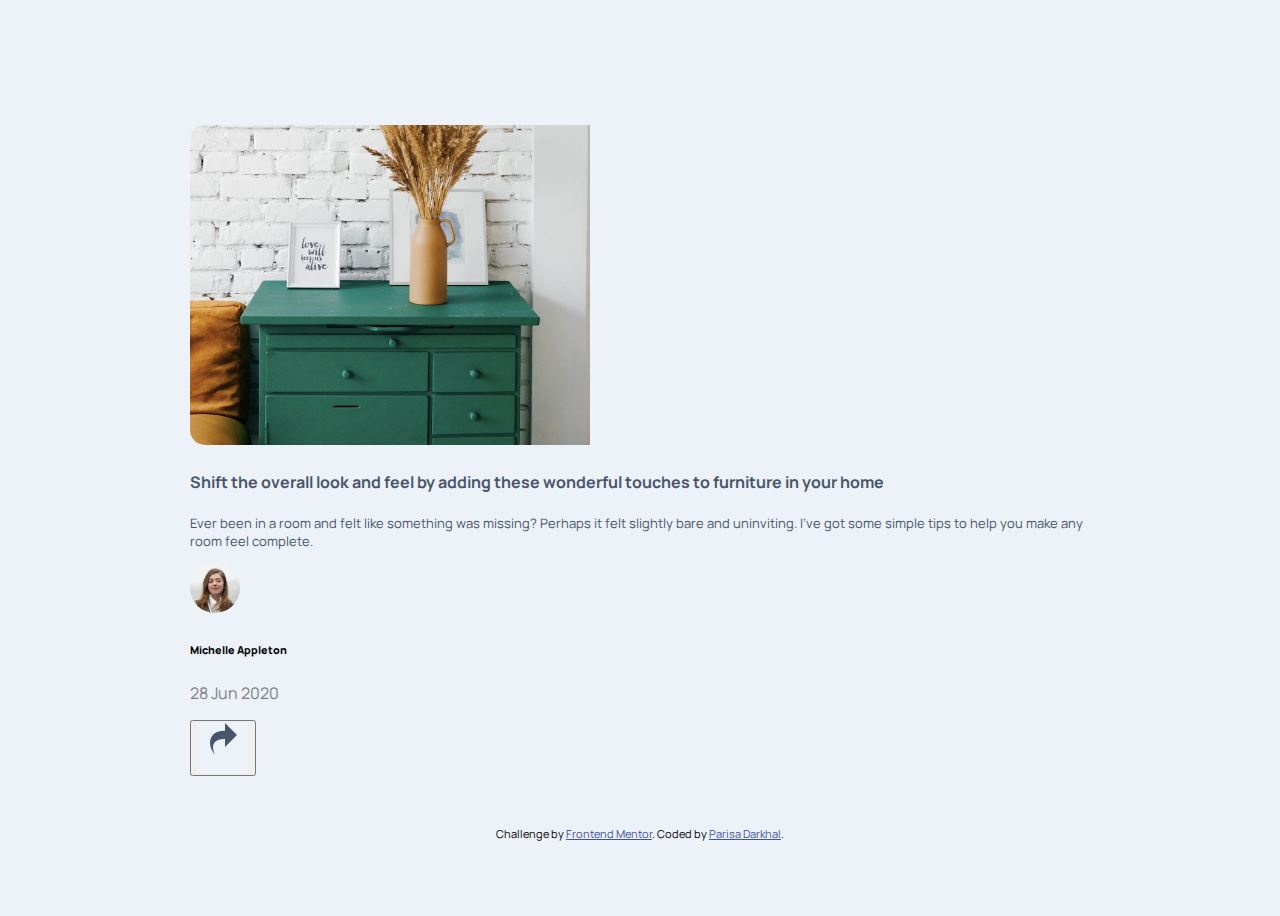
<file: article-preview-component-master/index.html>
<!DOCTYPE html>
<html lang="en">
  <head>
    <meta charset="UTF-8" />
    <meta name="viewport" content="width=device-width, initial-scale=1.0" />
    <!-- displays site properly based on user's device -->

    <link
      rel="icon"
      type="image/png"
      sizes="32x32"
      href="/images/favicon.ico"
    />

    <title>Article preview component</title>
    <link rel="stylesheet" href="styles.css" />
    <!-- CSS only -->
    <link
      href="https://cdn.jsdelivr.net/npm/bootstrap@5.2.2/dist/css/bootstrap.min.css"
      rel="stylesheet"
      integrity="sha384-Zenh87qX5JnK2Jl0vWa8Ck2rdkQ2Bzep5IDxbcnCeuOxjzrPF/et3URy9Bv1WTRi"
      crossorigin="anonymous"
    />
    <link rel="preconnect" href="https://fonts.googleapis.com" />
    <link rel="preconnect" href="https://fonts.gstatic.com" crossorigin />
    <link rel="preconnect" href="https://fonts.googleapis.com" />
    <link rel="preconnect" href="https://fonts.gstatic.com" crossorigin />
    <link
      href="https://fonts.googleapis.com/css2?family=Manrope:wght@500;700&display=swap"
      rel="stylesheet"
    />
    <link
      rel="stylesheet"
      href="https://cdnjs.cloudflare.com/ajax/libs/font-awesome/6.2.0/css/all.min.css"
    />
  </head>
  <body>
    <div class="container ps-0 bg-light rounded-4 mainBox">
      <div class="row">
        <div class="col-md-6">
          <img class="w-100 imgBox" src="images/drawers.jpg" alt="drawers" />
        </div>
        <div class="col-md-6">
          <div class="row mt-5 mx-3">
            <h4 class="headingH4">
              Shift the overall look and feel by adding these wonderful touches
              to furniture in your home
            </h4>
            <p class="paragraphP">
              Ever been in a room and felt like something was missing? Perhaps
              it felt slightly bare and uninviting. I’ve got some simple tips to
              help you make any room feel complete.
            </p>
          </div>
          <div class="row mx-3">
            <div class="col-8">
              <div class="row mt-4">
                <div class="col-2">
                  <img
                    class="ownersImg"
                    src="images/avatar-michelle.jpg"
                    alt="girl"
                  />
                </div>
                <div class="col ps-4">
                  <h6><strong>Michelle Appleton</strong></h6>
                  <p style="color: gray">28 Jun 2020</p>
                </div>
              </div>
              <!--end of owners row-->
            </div>
            <div class="col-4 mt-4 ps-5">
              <div class="pooltip">
                <button class="btn btn-white" id="arrowBtn">
                  <div class="circleForArrow rounded-circle">
                    <img class="mt-2 ms-2" src="images/redo2.svg" alt="arrow" />
                  </div>
                </button>

                <div class="pooltiptext">
                  <a href="#">SHARE</a>

                  <a href="#"><i class="fa-brands fa-square-facebook"></i></a>
                  <a href="#"><i class="fa-brands fa-twitter"></i></a>
                  <a href="#"><i class="fa-brands fa-pinterest"></i></a>
                </div>
                <div
                  class="row mx-3 p-3 socialMediaBox hide"
                  id="socialMediaModal"
                >
                  <div class="col socialMediaCol">
                    <a href="#">SHARE</a>
                    <a href="#"><i class="fa-brands fa-square-facebook"></i></a>
                    <a href="#"><i class="fa-brands fa-twitter"></i></a>
                    <a href="#"><i class="fa-brands fa-pinterest"></i></a>
                  </div>
                  <div class="col-3">
                    <div class="circleForArrow rounded-circle" id="arrowDiv">
                      <img
                        class="mt-2 ms-2"
                        src="images/redo2.svg"
                        alt="arrow"
                      />
                    </div>
                  </div>
                </div>
              </div>
            </div>
          </div>
        </div>
      </div>
    </div>

    <div class="attribution">
      Challenge by
      <a href="https://www.frontendmentor.io?ref=challenge" target="_blank"
        >Frontend Mentor</a
      >. Coded by
      <a href="https://parisadarkhal.github.io/CV/" target="_blank"
        >Parisa Darkhal</a
      >.
    </div>
    <script src="script.js"></script>
    <!-- JavaScript Bundle with Popper -->
    <script
      src="https://cdn.jsdelivr.net/npm/bootstrap@5.2.2/dist/js/bootstrap.bundle.min.js"
      integrity="sha384-OERcA2EqjJCMA+/3y+gxIOqMEjwtxJY7qPCqsdltbNJuaOe923+mo//f6V8Qbsw3"
      crossorigin="anonymous"
    ></script>
  </body>
</html>
</file>
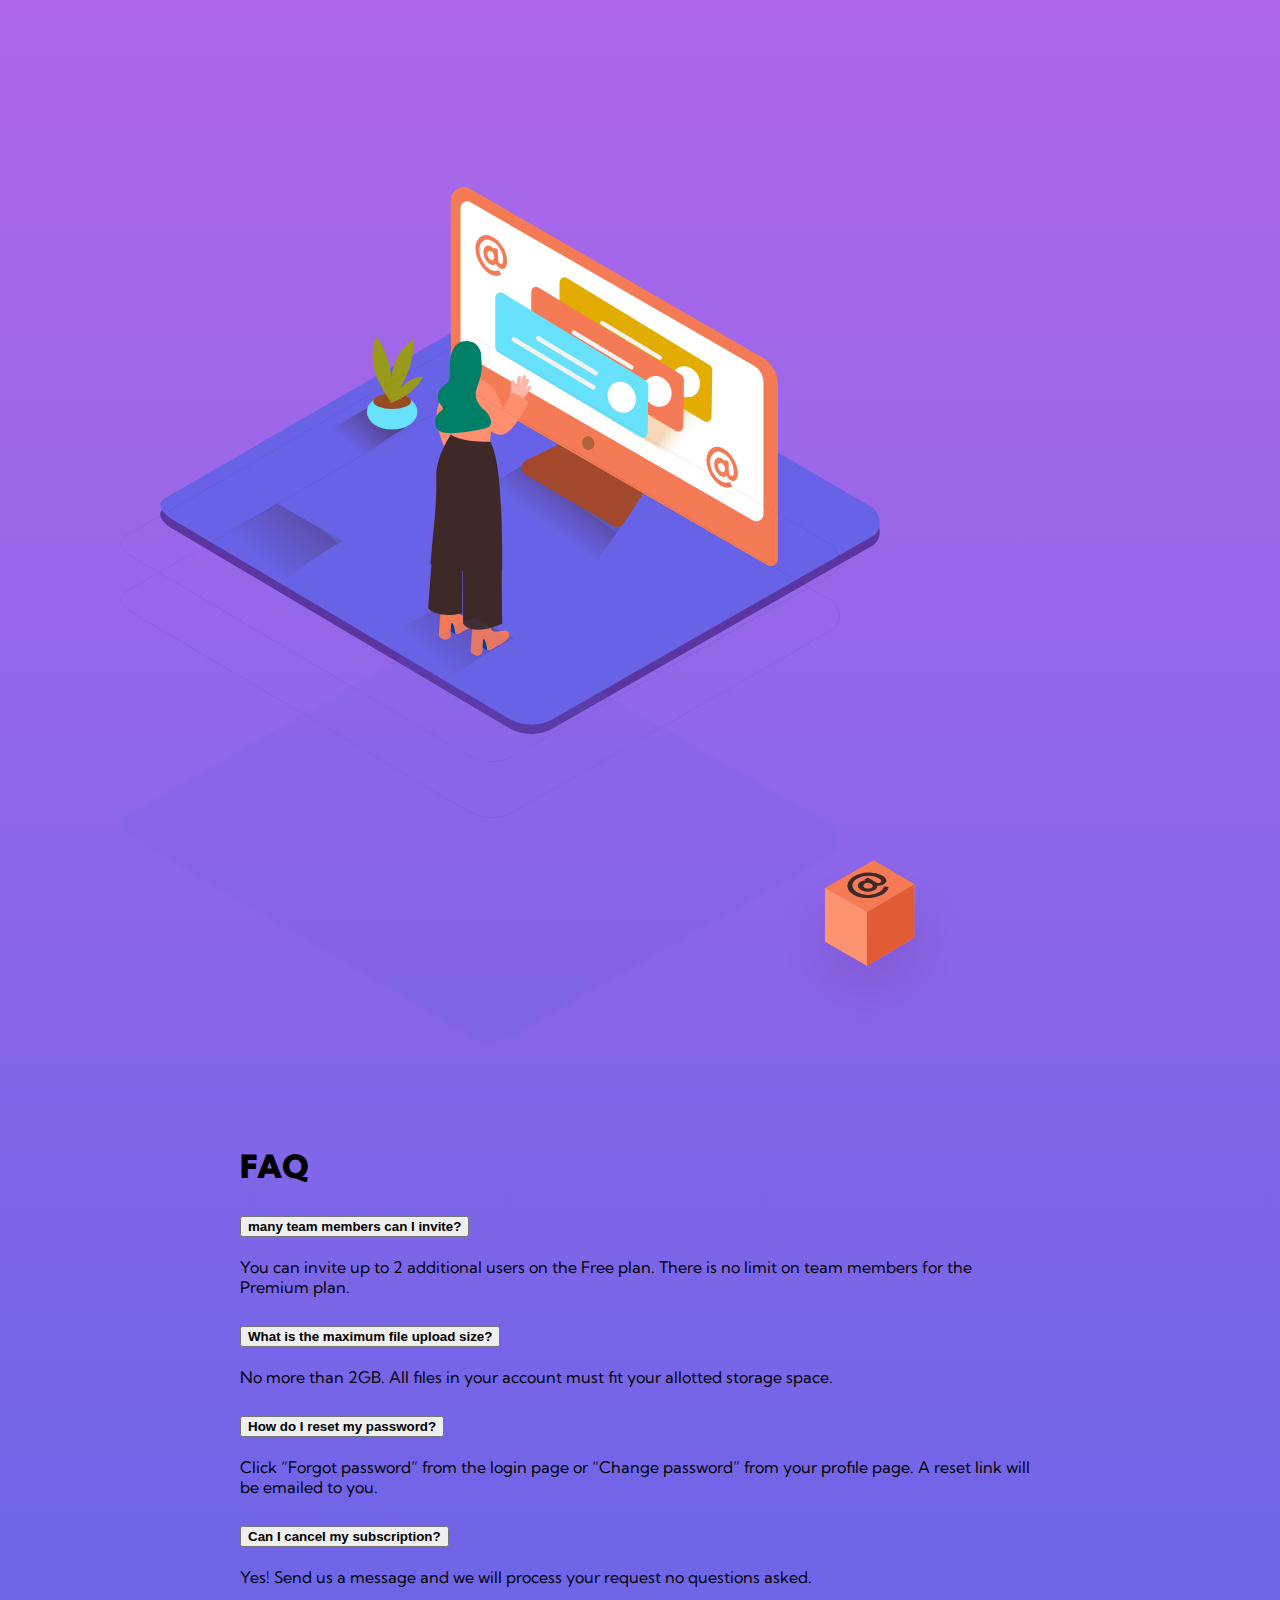
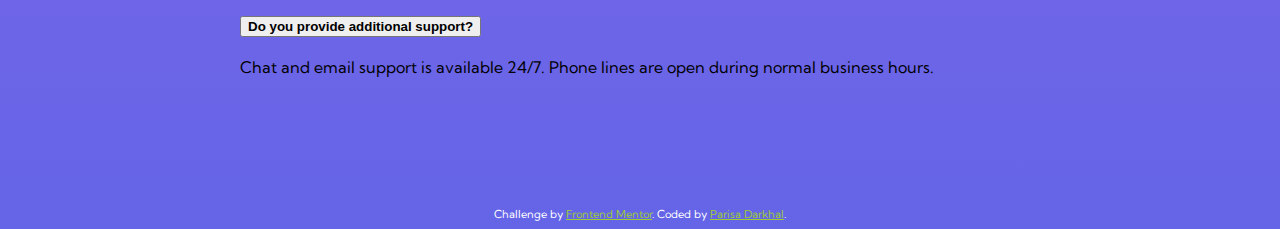
<file: faq-accordion-card-main/index.html>
<!DOCTYPE html>
<html lang="en">
  <head>
    <meta charset="UTF-8" />
    <meta name="viewport" content="width=device-width, initial-scale=1.0" />
    <!-- displays site properly based on user's device -->

    <link
      rel="icon"
      type="image/png"
      sizes="32x32"
      href="/images/favicon.ico"
    />

    <title>FAQ Accordion Card</title>
    <link rel="stylesheet" href="styles.css" />
    <!-- CSS only -->
    <link
      href="https://cdn.jsdelivr.net/npm/bootstrap@5.2.2/dist/css/bootstrap.min.css"
      rel="stylesheet"
      integrity="sha384-Zenh87qX5JnK2Jl0vWa8Ck2rdkQ2Bzep5IDxbcnCeuOxjzrPF/et3URy9Bv1WTRi"
      crossorigin="anonymous"
    />
    <link rel="preconnect" href="https://fonts.googleapis.com" />
    <link rel="preconnect" href="https://fonts.gstatic.com" crossorigin />
    <link rel="preconnect" href="https://fonts.googleapis.com" />
    <link rel="preconnect" href="https://fonts.gstatic.com" crossorigin />
    <link
      href="https://fonts.googleapis.com/css2?family=Kumbh+Sans:wght@400;700&display=swap"
      rel="stylesheet"
    />
  </head>
  <body>
    <div class="container mx-5 bg-light rounded-5 mainBox">
      <div class="row">
        <div class="col-md-6 position-relative">
          <div class="mobileImg">
            <img
              class="imgBox"
              src="images/illustration-woman-online-mobile.svg"
              alt="woman"
            />
            <img
              class="w-50 bgMobilePic"
              src="images/bg-pattern-mobile.svg"
              alt="bg-pattern"
            />
          </div>
          <div class="desktopImg">
            <img
              class="womanPic"
              src="images/illustration-woman-online-desktop.svg"
              alt="woman"
            />
            <img
              class="w-100 bgPic"
              src="images/bg-pattern-desktop.svg"
              alt="bg-pattern"
            />
            <img
              class="boxPic"
              src="images/illustration-box-desktop.svg"
              alt="box"
            />
          </div>
        </div>
        <div class="col-md-6 textBox">
          <div class="text-center">
            <h1><strong>FAQ</strong></h1>
          </div>
          <div class="accordion" id="accordionExample">
            <div class="accordion-item">
              <h2 class="accordion-header" id="headingOne">
                <button
                  class="accordion-button"
                  type="button"
                  data-bs-toggle="collapse"
                  data-bs-target="#collapseOne"
                  aria-expanded="true"
                  aria-controls="collapseOne"
                >
                  <strong> many team members can I invite? </strong>
                </button>
              </h2>
              <div
                id="collapseOne"
                class="accordion-collapse collapse show"
                aria-labelledby="headingOne"
                data-bs-parent="#accordionExample"
              >
                <div class="accordion-body">
                  <p>
                    You can invite up to 2 additional users on the Free plan.
                    There is no limit on team members for the Premium plan.
                  </p>
                </div>
              </div>
            </div>

            <div class="accordion-item">
              <h2 class="accordion-header" id="headingTwo">
                <button
                  class="accordion-button collapsed"
                  type="button"
                  data-bs-toggle="collapse"
                  data-bs-target="#collapseTwo"
                  aria-expanded="false"
                  aria-controls="collapseTwo"
                >
                  <strong> What is the maximum file upload size?</strong>
                </button>
              </h2>
              <div
                id="collapseTwo"
                class="accordion-collapse collapse"
                aria-labelledby="headingTwo"
                data-bs-parent="#accordionExample"
              >
                <div class="accordion-body">
                  <p>
                    No more than 2GB. All files in your account must fit your
                    allotted storage space.
                  </p>
                </div>
              </div>
            </div>
            <div class="accordion-item">
              <h2 class="accordion-header" id="headingThree">
                <button
                  class="accordion-button collapsed"
                  type="button"
                  data-bs-toggle="collapse"
                  data-bs-target="#collapseThree"
                  aria-expanded="false"
                  aria-controls="collapseThree"
                >
                  <strong> How do I reset my password?</strong>
                </button>
              </h2>
              <div
                id="collapseThree"
                class="accordion-collapse collapse"
                aria-labelledby="headingThree"
                data-bs-parent="#accordionExample"
              >
                <div class="accordion-body">
                  <p>
                    Click “Forgot password” from the login page or “Change
                    password” from your profile page. A reset link will be
                    emailed to you.
                  </p>
                </div>
              </div>
              <div class="accordion-item">
                <h2 class="accordion-header" id="headingFour">
                  <button
                    class="accordion-button collapsed"
                    type="button"
                    data-bs-toggle="collapse"
                    data-bs-target="#collapseFour"
                    aria-expanded="false"
                    aria-controls="collapseFour"
                  >
                    <strong> Can I cancel my subscription?</strong>
                  </button>
                </h2>
                <div
                  id="collapseFour"
                  class="accordion-collapse collapse"
                  aria-labelledby="headingFour"
                  data-bs-parent="#accordionExample"
                >
                  <div class="accordion-body">
                    <p>
                      Yes! Send us a message and we will process your request no
                      questions asked.
                    </p>
                  </div>
                </div>
                <div class="accordion-item">
                  <h2 class="accordion-header" id="headingFive">
                    <button
                      class="accordion-button collapsed"
                      type="button"
                      data-bs-toggle="collapse"
                      data-bs-target="#collapseFive"
                      aria-expanded="false"
                      aria-controls="collapseFive"
                    >
                      <strong> Do you provide additional support?</strong>
                    </button>
                  </h2>
                  <div
                    id="collapseFive"
                    class="accordion-collapse collapse"
                    aria-labelledby="headingFive"
                    data-bs-parent="#accordionExample"
                  >
                    <div class="accordion-body">
                      <p>
                        Chat and email support is available 24/7. Phone lines
                        are open during normal business hours.
                      </p>
                    </div>
                  </div>
                </div>
              </div>
            </div>
          </div>
          <!--end of accoredion-->
        </div>
      </div>
    </div>

    <div class="attribution text-center">
      Challenge by
      <a href="https://www.frontendmentor.io?ref=challenge" target="_blank"
        >Frontend Mentor</a
      >. Coded by
      <a href="https://parisadarkhal.github.io/CV/" target="_blank"
        >Parisa Darkhal</a
      >.
    </div>

    <!-- JavaScript Bundle with Popper -->
    <script
      src="https://cdn.jsdelivr.net/npm/bootstrap@5.2.2/dist/js/bootstrap.bundle.min.js"
      integrity="sha384-OERcA2EqjJCMA+/3y+gxIOqMEjwtxJY7qPCqsdltbNJuaOe923+mo//f6V8Qbsw3"
      crossorigin="anonymous"
    ></script>
  </body>
</html>
</file>
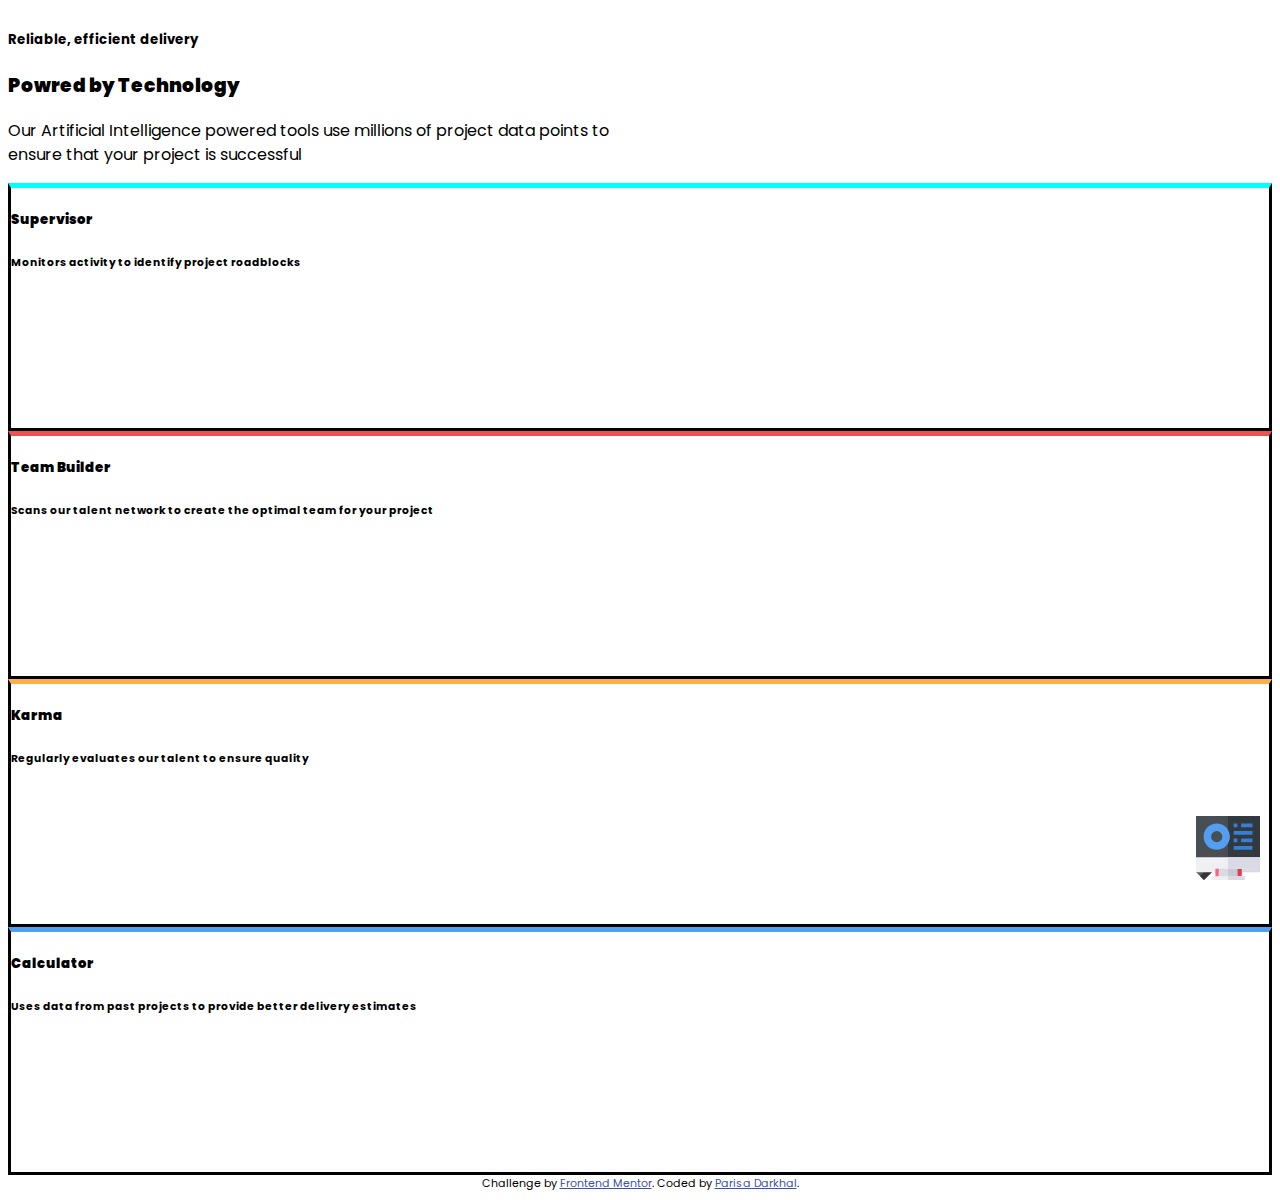
<file: four-card-feature-section-master/index.html>
<!DOCTYPE html>
<html lang="en">
  <head>
    <meta charset="UTF-8" />
    <meta name="viewport" content="width=device-width, initial-scale=1.0" />
    <!-- displays site properly based on user's device -->

    <link
      rel="icon"
      type="image/png"
      sizes="32x32"
      href="/images/favicon.ico"
    />

    <title>Four card feature section</title>
    <link rel="stylesheet" href="styles.css" />
    <!-- CSS only -->
    <link
      href="https://cdn.jsdelivr.net/npm/bootstrap@5.2.2/dist/css/bootstrap.min.css"
      rel="stylesheet"
      integrity="sha384-Zenh87qX5JnK2Jl0vWa8Ck2rdkQ2Bzep5IDxbcnCeuOxjzrPF/et3URy9Bv1WTRi"
      crossorigin="anonymous"
    />
    <link rel="preconnect" href="https://fonts.googleapis.com" />
    <link rel="preconnect" href="https://fonts.gstatic.com" crossorigin />
    <link
      href="https://fonts.googleapis.com/css2?family=Poppins:wght@200;400;600&display=swap"
      rel="stylesheet"
    />
  </head>
  <body>
    <div class="container">
      <div class="row">
        <div class="col text-center">
          <div class="card d-inline-block headBoard border-light">
            <div class="card-body px-5">
              <h5 class="card-title">Reliable, efficient delivery</h5>
              <h3 class="card-subtitle mb-2 text-muted">
                <strong>Powred by Technology</strong>
              </h3>
              <p class="card-text">
                Our Artificial Intelligence powered tools use millions of
                project data points to ensure that your project is successful
              </p>
            </div>
          </div>
        </div>
      </div>
      <div class="row">
        <div class="col-md-4 align-self-center">
          <div
            class="card px-5 py-3 shadow-lg supervisor"
            style="height: 15rem"
          >
            <div class="card-body">
              <h5 class="card-title lh-lg"><strong>Supervisor</strong></h5>
              <h6 class="card-subtitle mb-2 text-muted lh-lg">
                Monitors activity to identify project roadblocks
              </h6>
              <img
                class="picIcon"
                src="images/icon-supervisor.svg"
                alt="magnifier"
              />
            </div>
          </div>
        </div>
        <div class="col-md-4 align-self-center">
          <div class="row mx-0 justify-content-around">
            <div
              class="card px-5 py-3 my-2 shadow-lg teamBuilder"
              style="height: 15rem"
            >
              <div class="card-body">
                <h5 class="card-title lh-lg"><strong>Team Builder</strong></h5>
                <h6 class="card-subtitle mb-2 text-muted lh-lg">
                  Scans our talent network to create the optimal team for your
                  project
                </h6>
                <img
                  class="picIcon"
                  src="images/icon-team-builder.svg"
                  alt="building"
                />
              </div>
            </div>
          </div>
          <div class="row mx-0 justify-content-around">
            <div
              class="card px-5 py-3 my-2 shadow-lg karma"
              style="height: 15rem"
            >
              <div class="card-body">
                <h5 class="card-title lh-lg"><strong>Karma</strong></h5>
                <h6 class="card-subtitle mb-2 text-muted lh-lg">
                  Regularly evaluates our talent to ensure quality
                </h6>
                <img class="picIcon" src="images/icon-karma.svg" alt="karma" />
              </div>
            </div>
          </div>
        </div>
        <div class="col-md-4 align-self-center">
          <div
            class="card px-5 py-3 shadow-lg calculator"
            style="height: 15rem"
          >
            <div class="card-body">
              <h5 class="card-title lh-lg"><strong>Calculator</strong></h5>
              <h6 class="card-subtitle mb-2 text-muted lh-lg">
                Uses data from past projects to provide better delivery
                estimates
              </h6>
              <img
                class="picIcon"
                src="images/icon-calculator.svg"
                alt="calculator"
              />
            </div>
          </div>
        </div>
      </div>
      <!--end of 2nd row-->
    </div>

    <div class="attribution text-center">
      Challenge by
      <a href="https://www.frontendmentor.io?ref=challenge" target="_blank"
        >Frontend Mentor</a
      >. Coded by
      <a href="https://parisadarkhal.github.io/CV/" target="_blank"
        >Parisa Darkhal</a
      >.
    </div>
  </body>
</html>
</file>
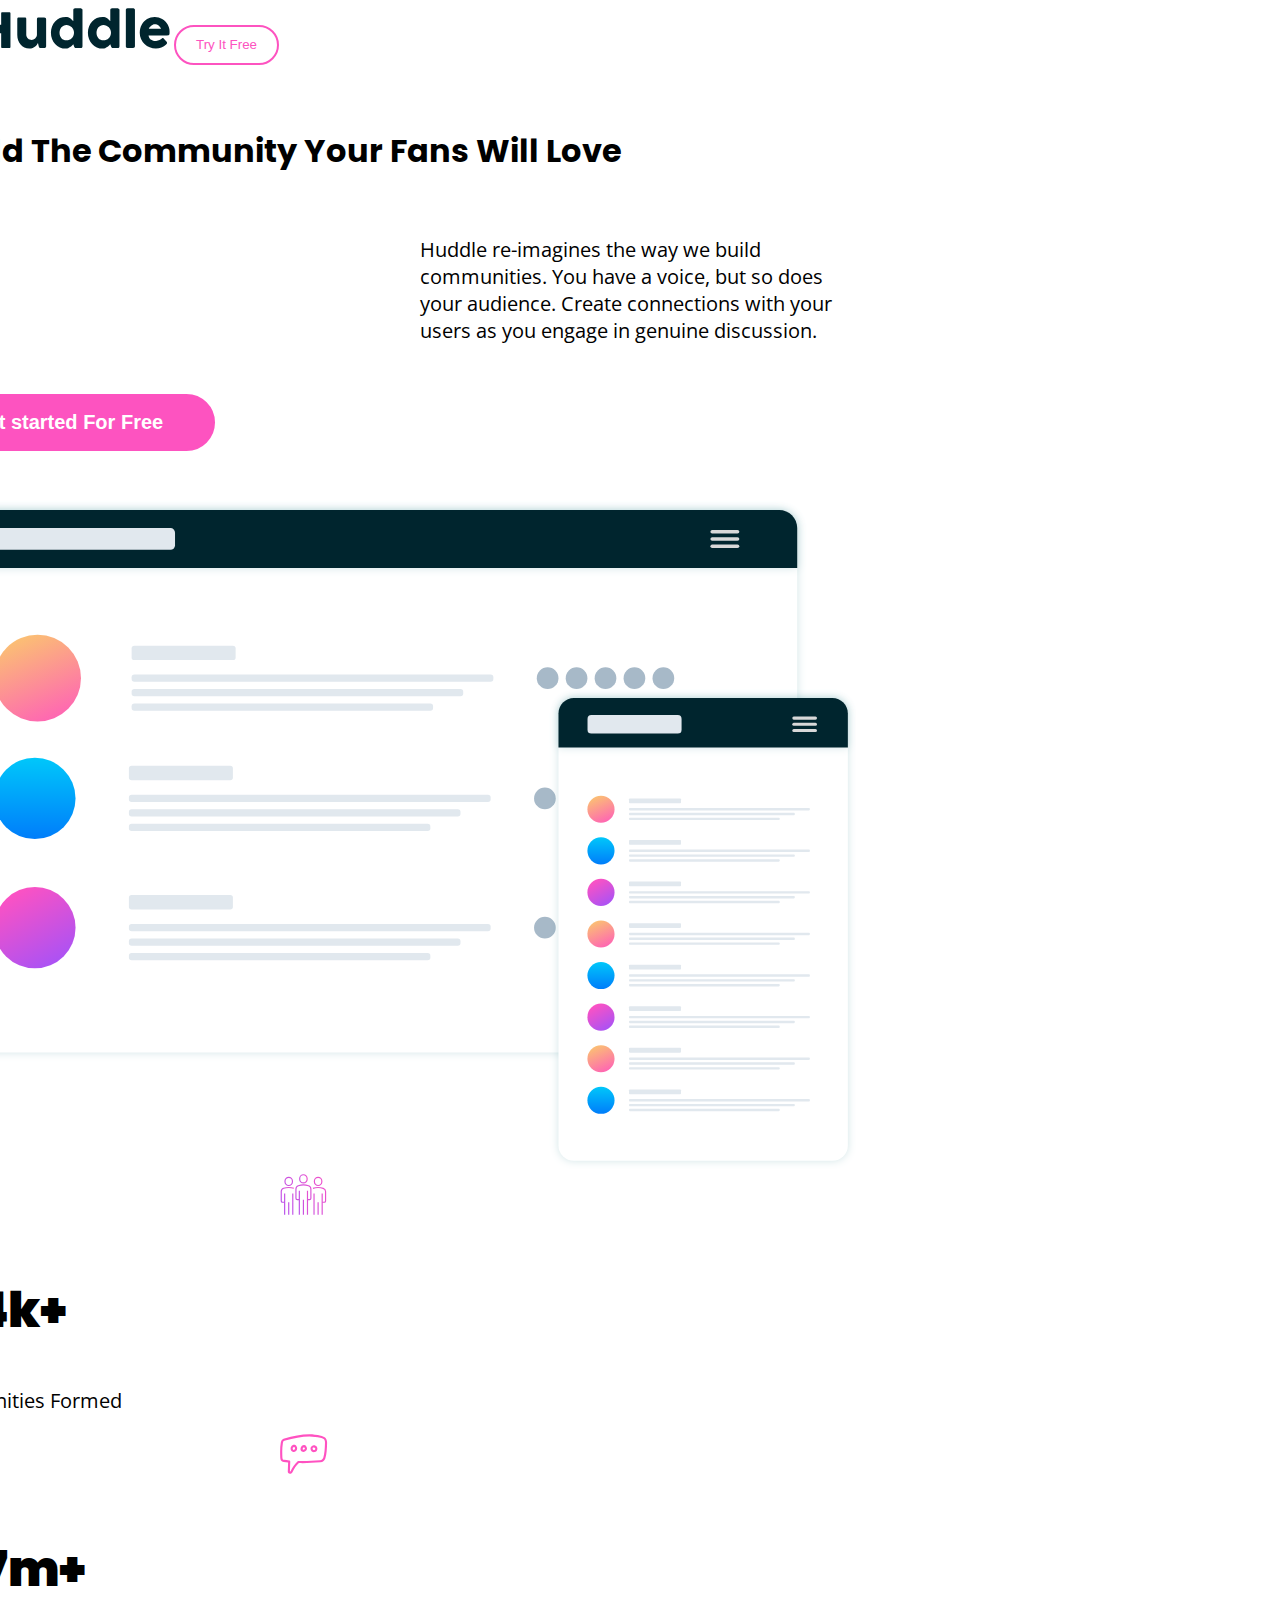
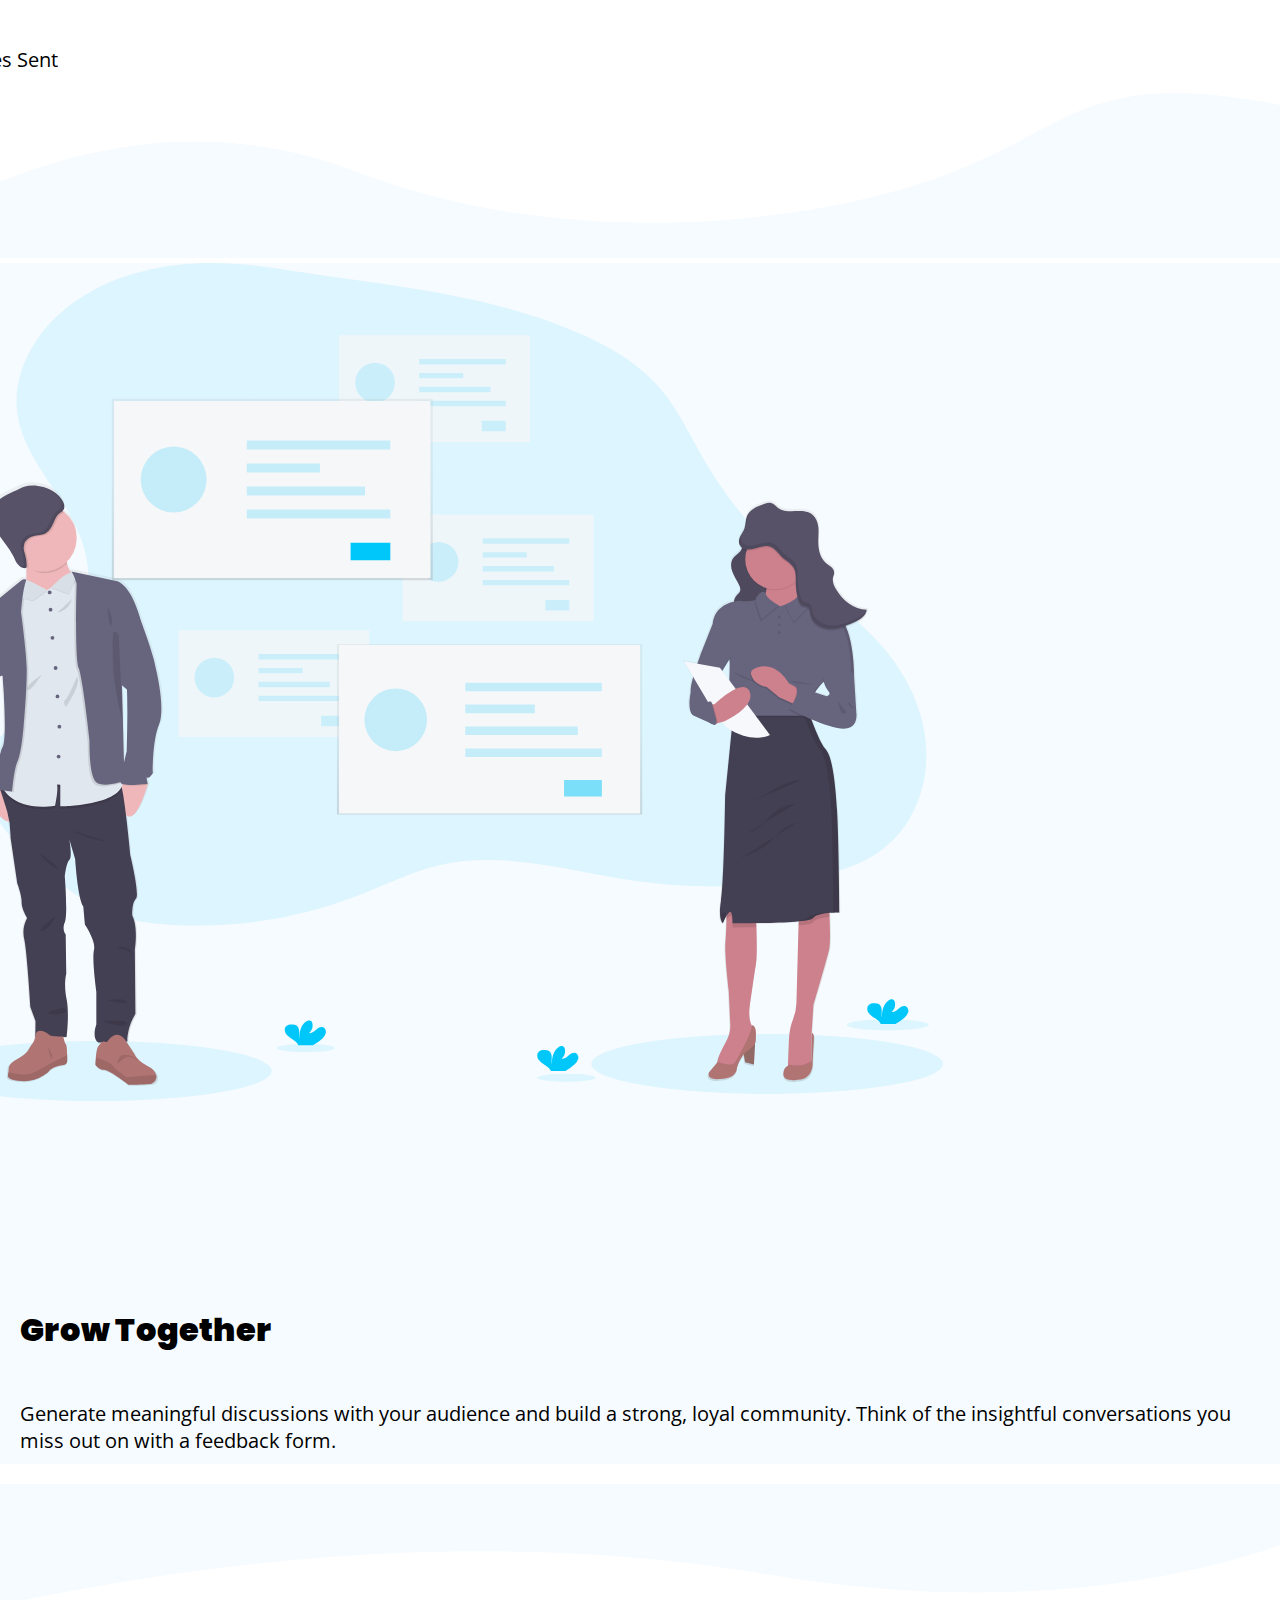
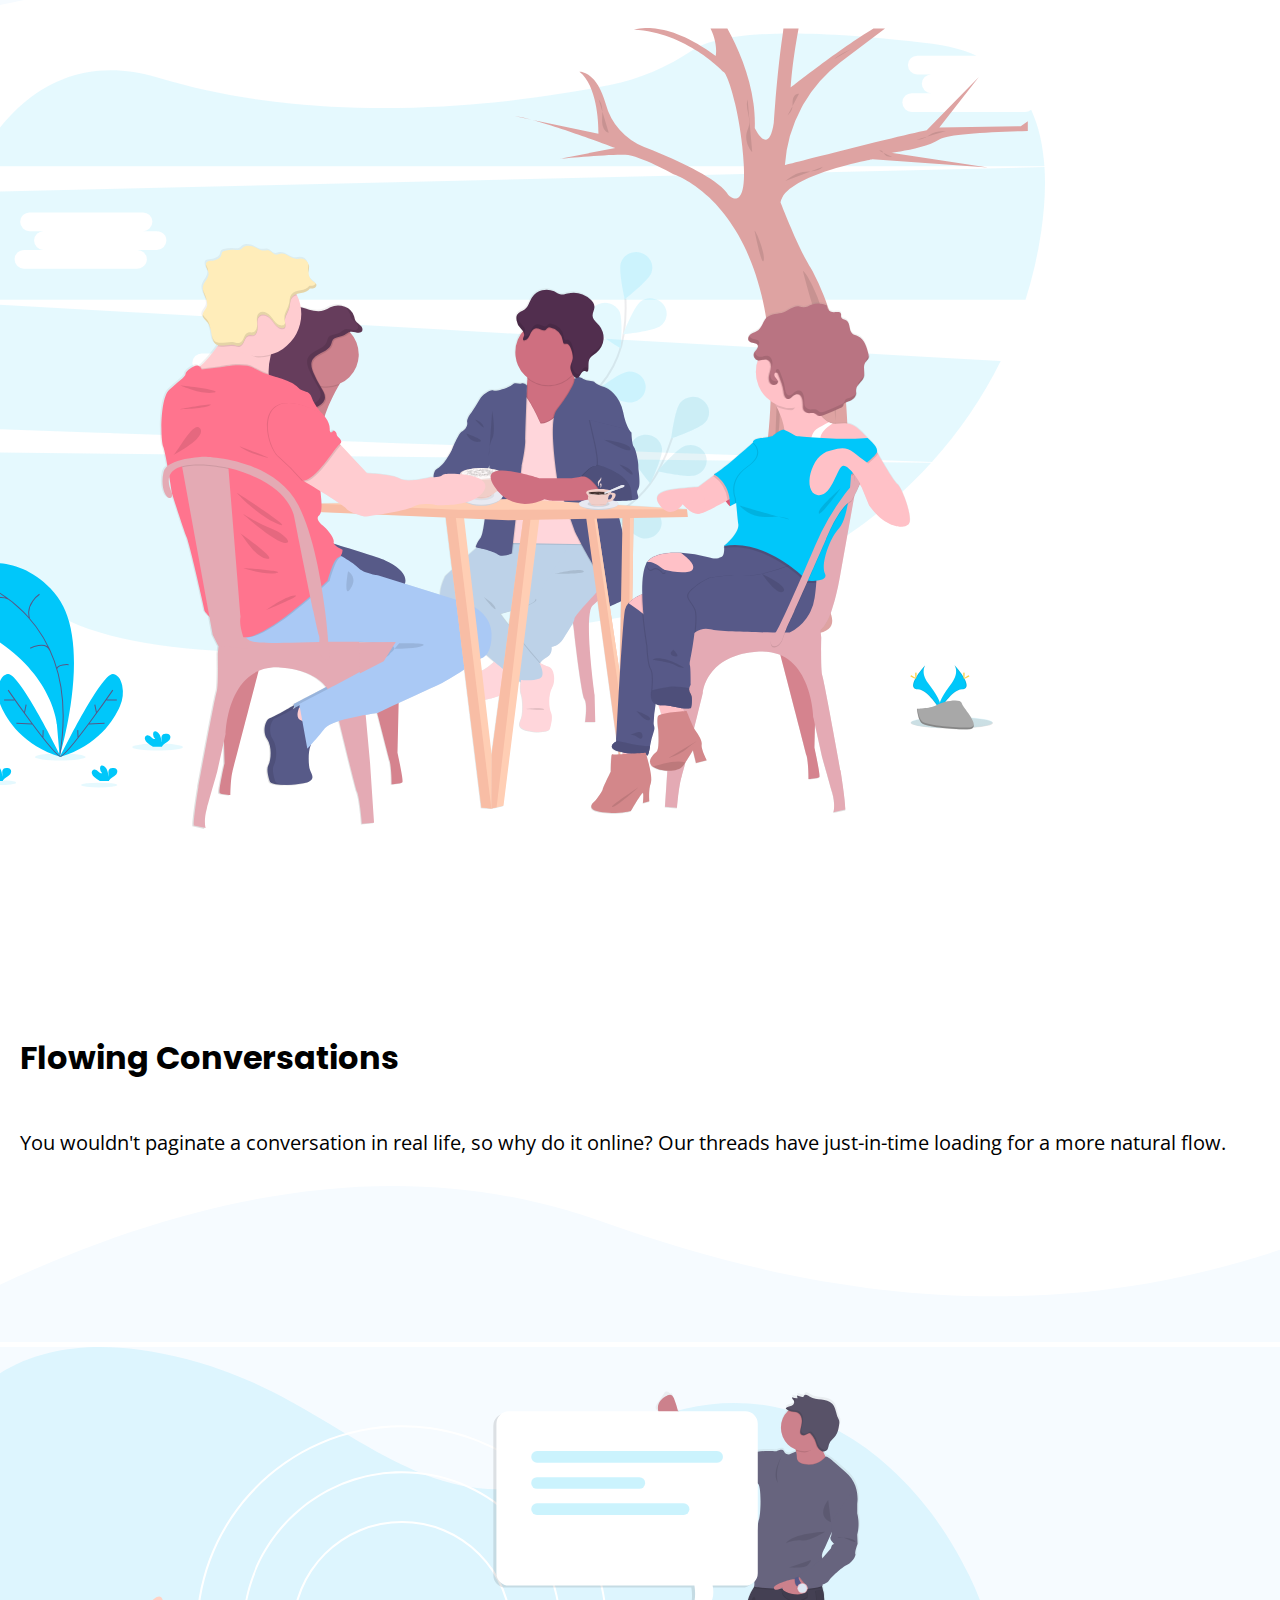
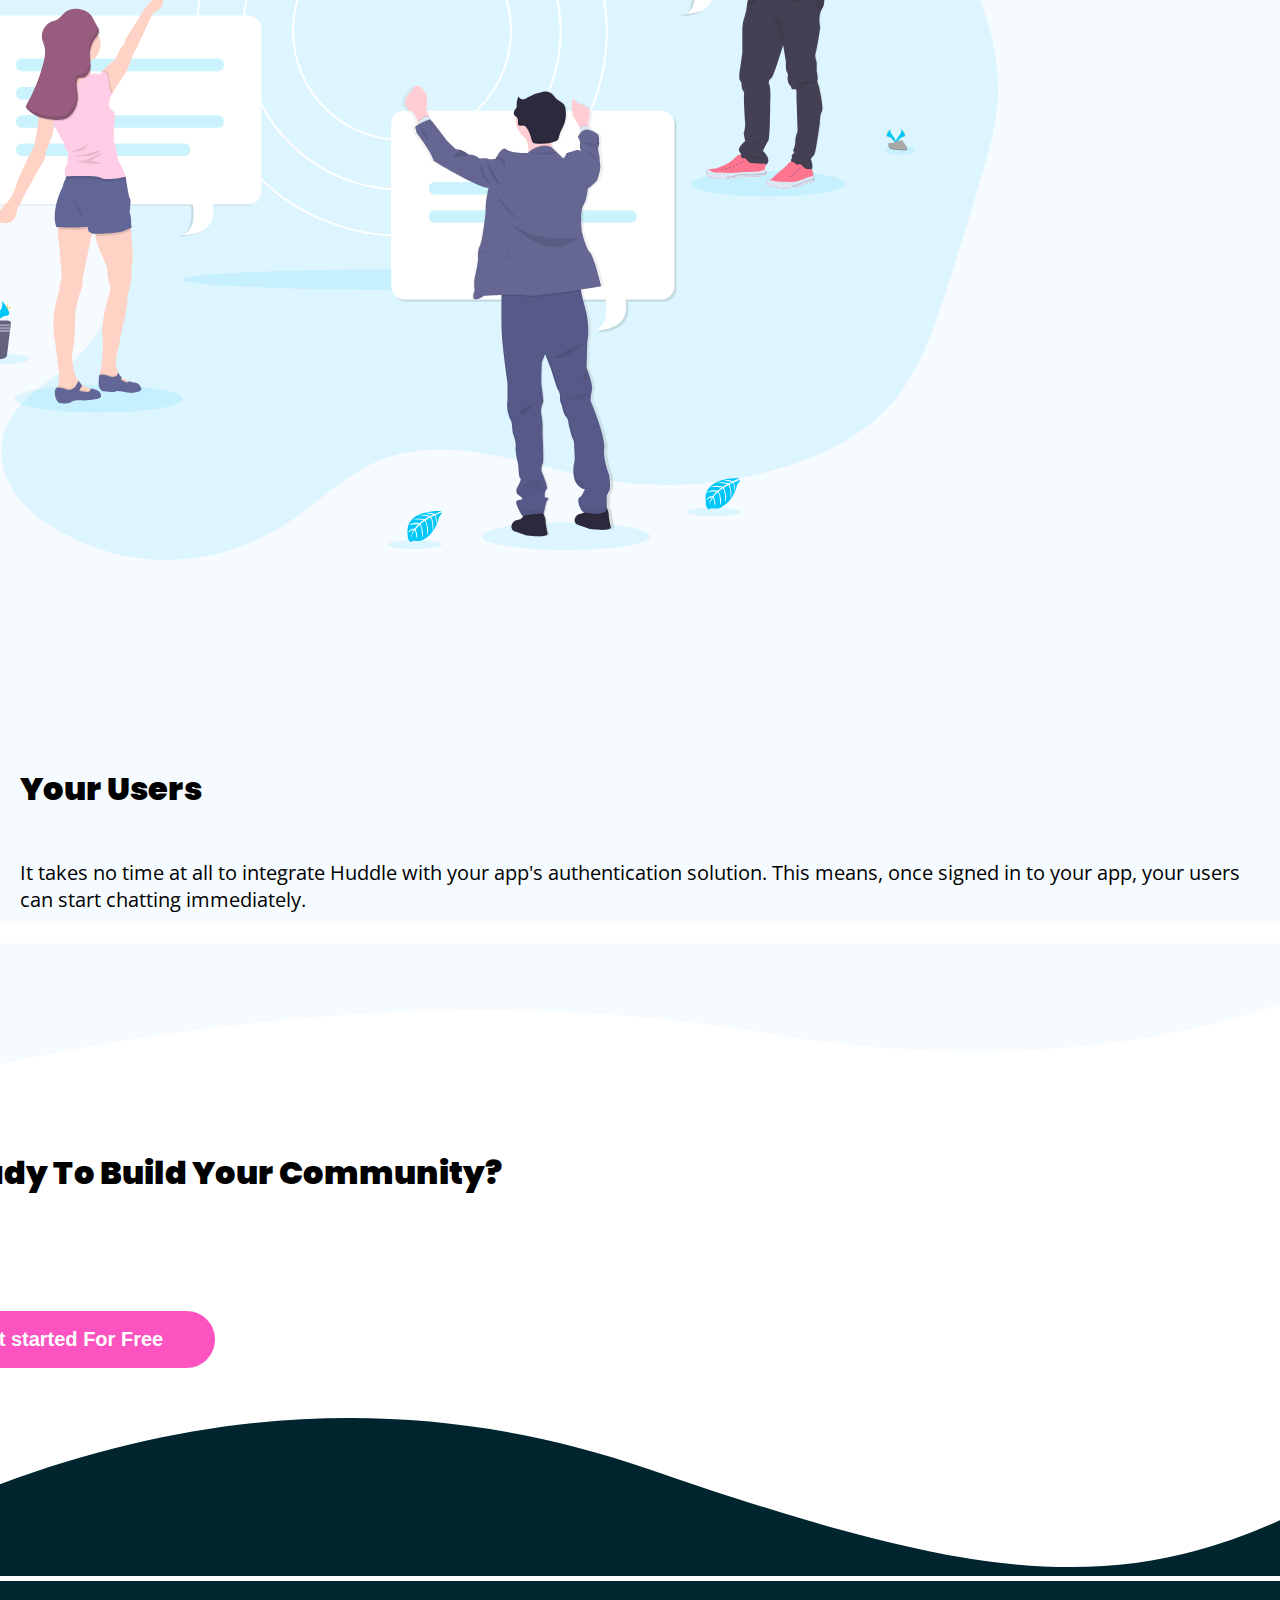
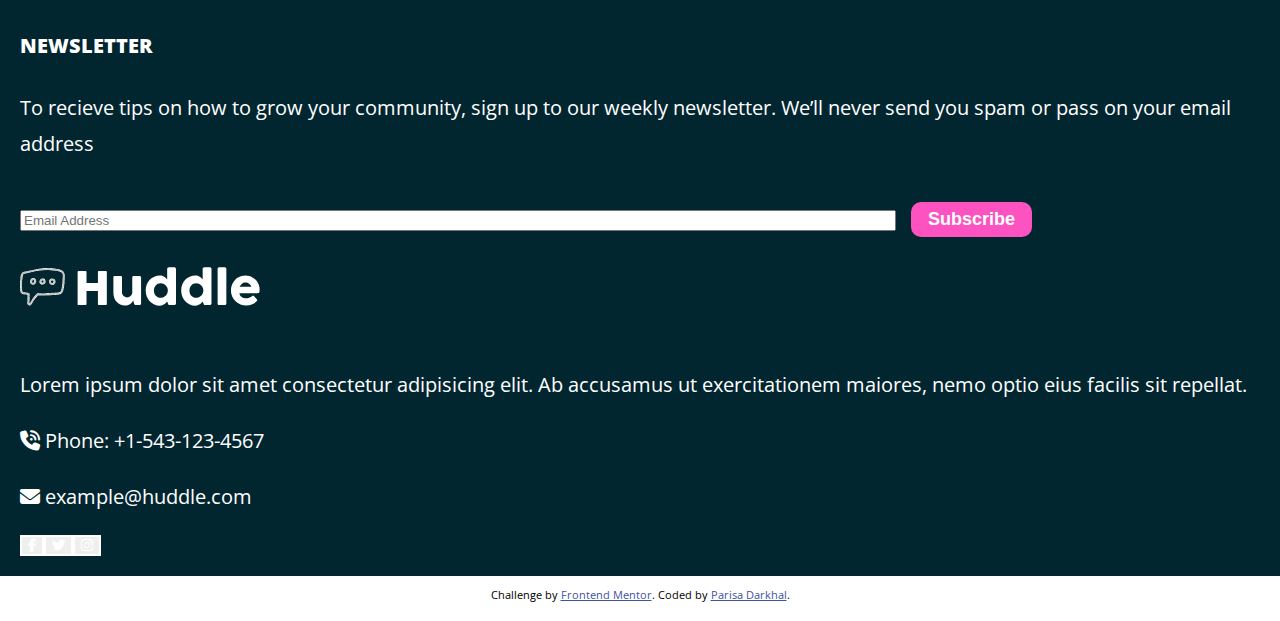
<file: huddle-landing-page-with-curved-sections-master/index.html>
<!DOCTYPE html>
<html lang="en">
  <head>
    <meta charset="UTF-8" />
    <meta name="viewport" content="width=device-width, initial-scale=1.0" />
    <!-- displays site properly based on user's device -->

    <link rel="icon" type="image/png" sizes="32x32" href="images/favicon.ico" />
    <!-- put favicon image in the href here -->

    <title>Document Title sits here</title>

    <link rel="stylesheet" href="styles.css" />

    <!-- Put google font link under this line -->
    <link rel="preconnect" href="https://fonts.gstatic.com" crossorigin />
    <link rel="preconnect" href="https://fonts.googleapis.com" />
    <link rel="preconnect" href="https://fonts.gstatic.com" crossorigin />
    <link
      href="https://fonts.googleapis.com/css2?family=Open+Sans:wght@400;600;700&family=Poppins:wght@700&display=swap"
      rel="stylesheet"
    />
    <!-- Bootstrap CSS only -->
    <link
      href="https://cdn.jsdelivr.net/npm/bootstrap@5.2.2/dist/css/bootstrap.min.css"
      rel="stylesheet"
      integrity="sha384-Zenh87qX5JnK2Jl0vWa8Ck2rdkQ2Bzep5IDxbcnCeuOxjzrPF/et3URy9Bv1WTRi"
      crossorigin="anonymous"
    />
    <!--FontAwesome-->
    <link
      rel="stylesheet"
      href="https://cdnjs.cloudflare.com/ajax/libs/font-awesome/6.2.1/css/all.min.css"
    />
  </head>
  <body>
    <div class="container rounded-3 position-relative text-center mainBox">
      <nav class="navbar sticky-top">
        <div class="container-fluid">
          <img class="NavbarLogo" src="images/logo.svg" alt="HuddleLogo" />

          <button class="tryFree">Try It Free</button>
        </div>
      </nav>

      <div class="row">
        <div class="col">
          <h1>Build The Community Your Fans Will Love</h1>
          <p class="introParagraph">
            Huddle re-imagines the way we build communities. You have a voice,
            but so does your audience. Create connections with your users as you
            engage in genuine discussion.
          </p>
          <button class="getStartFree">
            <strong>Get started For Free</strong>
          </button>
          <br />
          <img
            class="mockUpScreen"
            src="images/screen-mockups.svg"
            alt="screen-mockups"
          />
        </div>
      </div>
      <div class="row m-5 justify-content-center">
        <div class="col-md-3">
          <img
            class="communityIcon"
            src="images/icon-communities.svg"
            alt="icon-communities"
          />
          <h2><strong>1.4k+</strong></h2>

          <p class="proofP">Communities Formed</p>
        </div>
        <div class="col-md-3">
          <img
            class="communityIcon"
            src="images/icon-messages.svg"
            alt="icon-messages"
          />
          <h2><strong> 2.7m+</strong></h2>
          <p class="proofP">Messages Sent</p>
        </div>
      </div>
      <div class="row waveRow">
        <img
          class="w-100 m-0 g-0 desktopWave"
          src="images/bg-section-top-desktop-1.svg"
          alt=""
        />
        <img
          class="w-100 m-0 g-0 mobileWave"
          src="images/bg-section-top-mobile-1.svg"
          alt=""
        />
      </div>
      <div class="row growTogether">
        <!--In mobile 2nd col comes first-->

        <div class="col-md-6">
          <img
            class="w-75"
            src="images/illustration-grow-together.svg"
            alt="illustration-grow-together"
          />
        </div>
        <div class="col-md-6 order-md-first">
          <h2 class="descriptionH2"><strong>Grow Together</strong></h2>
          <p class="descriptionP">
            Generate meaningful discussions with your audience and build a
            strong, loyal community. Think of the insightful conversations you
            miss out on with a feedback form.
          </p>
        </div>
      </div>
      <div class="row waveRow">
        <img
          class="w-100 m-0 g-0 desktopWave"
          src="images/bg-section-bottom-desktop-1.svg"
          alt=""
        />
        <img
          class="w-100 m-0 g-0 mobileWave"
          src="images/bg-section-bottom-mobile-1.svg"
          alt=""
        />
      </div>
      <div class="row my-5">
        <div class="col-md-6">
          <img
            class="w-75"
            src="images/illustration-flowing-conversation.svg"
            alt="illustration-flowing-conversation"
          />
        </div>
        <div class="col-md-6">
          <h2 class="descriptionH2">Flowing Conversations</h2>
          <p class="descriptionP">
            You wouldn't paginate a conversation in real life, so why do it
            online? Our threads have just-in-time loading for a more natural
            flow.
          </p>
        </div>
      </div>
      <div class="row waveRow">
        <img
          class="w-100 m-0 g-0 desktopWave"
          src="images/bg-section-top-desktop-2.svg"
          alt=""
        />
        <img
          class="w-100 m-0 g-0 mobileWave"
          src="images/bg-section-top-mobile-2.svg"
          alt=""
        />
      </div>
      <div class="row yourUsers">
        

        <div class="col-md-6">
          <img
            class="w-75"
            src="images/illustration-your-users.svg"
            alt="illustration-your-users"
          />
        </div>
        <div class="col-md-6 order-md-first">
          <h2 class="descriptionH2"><strong>Your Users</strong></h2>
          <p class="descriptionP">
            It takes no time at all to integrate Huddle with your app's
            authentication solution. This means, once signed in to your app,
            your users can start chatting immediately.
          </p>
        </div>
      </div>
      <div class="row waveRow">
        <img
          class="w-100 m-0 g-0 desktopWave"
          src="images/bg-section-bottom-desktop-1.svg"
          alt=""
        />
        <img
          class="w-100 m-0 g-0 mobileWave"
          src="images/bg-section-bottom-mobile-1.svg"
          alt=""
        />
      </div>

      <div class="row">
        <div class="col">
          <h3><strong>Ready To Build Your Community?</strong></h3>
          <br />
          <button class="getStartFree">
            <strong>Get started For Free</strong>
          </button>
        </div>
      </div>
      <div class="row waveRow">
        <img
          class="w-100 m-0 g-0 desktopWave"
          src="images/bg-footer-top-desktop.svg"
          alt=""
        />
        <img
          class="w-100 m-0 g-0 mobileWave"
          src="images/bg-footer-top-mobile.svg"
          alt=""
        />
      </div>
      <div class="row d-flex justify-content-center footerRow py-2">
        <div class="col-md-4 py-5 footerLogoCol">
          <h4><strong>NEWSLETTER</strong></h4>
          <p>
            To recieve tips on how to grow your community, sign up to our weekly
            newsletter. We’ll never send you spam or pass on your email address
          </p>
          <form action="#" id="formSubmit">
            <input
            type="email"
            name="eMail"
            id="inputEmail1"
            placeholder="Email Address"
            class="rounded-3 lh-lg emailInput"
          />
          <button class="subscribeBtn" id="subscribeBtn">
            <strong>Subscribe</strong>
          </button>
          </form>
          <div id="message"></div>
          
        </div>
        <div class="col-md-4 order-md-first footerLogoCol">
          
          <img class="footerLogo" src="images/logo.svg" alt="HuddleLogo" />
          <p>
            Lorem ipsum dolor sit amet consectetur adipisicing elit. Ab
            accusamus ut exercitationem maiores, nemo optio eius facilis sit
            repellat.
          </p>
          <p>
            <i class="fa-solid fa-phone-volume"></i> Phone: +1-543-123-4567
          </p>
          <p><i class="fa-solid fa-envelope"></i> example@huddle.com</p>
          <div class="align-items-start my-5 socialMediaBox">
            <button class="btn socialMediabtn">
              <a href="#"></a>
              <i class="fa-brands fa-facebook-f"></i>
            </button>
            <button class="btn socialMediabtn mx-3">
              <a href="#"></a>
              <i class="fa-brands fa-twitter"></i>
            </button>
            <button class="btn socialMediabtn">
              <a href="#"></a>
              <i class="fa-brands fa-instagram"></i>
            </button>
        </div>

       

          </div>
        </div>
      </div>
    </div>

    <footer>
      <p class="attribution">
        Challenge by
        <a href="https://www.frontendmentor.io?ref=challenge" target="_blank"
          >Frontend Mentor</a
        >. Coded by
        <a href="https://parisadarkhal.github.io/CV/">Parisa Darkhal</a>.
      </p>
    </footer>
    <!-- JavaScript Bundle with Popper -->
    <script
      src="https://cdn.jsdelivr.net/npm/bootstrap@5.2.2/dist/js/bootstrap.bundle.min.js"
      integrity="sha384-OERcA2EqjJCMA+/3y+gxIOqMEjwtxJY7qPCqsdltbNJuaOe923+mo//f6V8Qbsw3"
      crossorigin="anonymous"
    ></script>
    <script src="script.js"></script>
  </body>
</html>
</file>
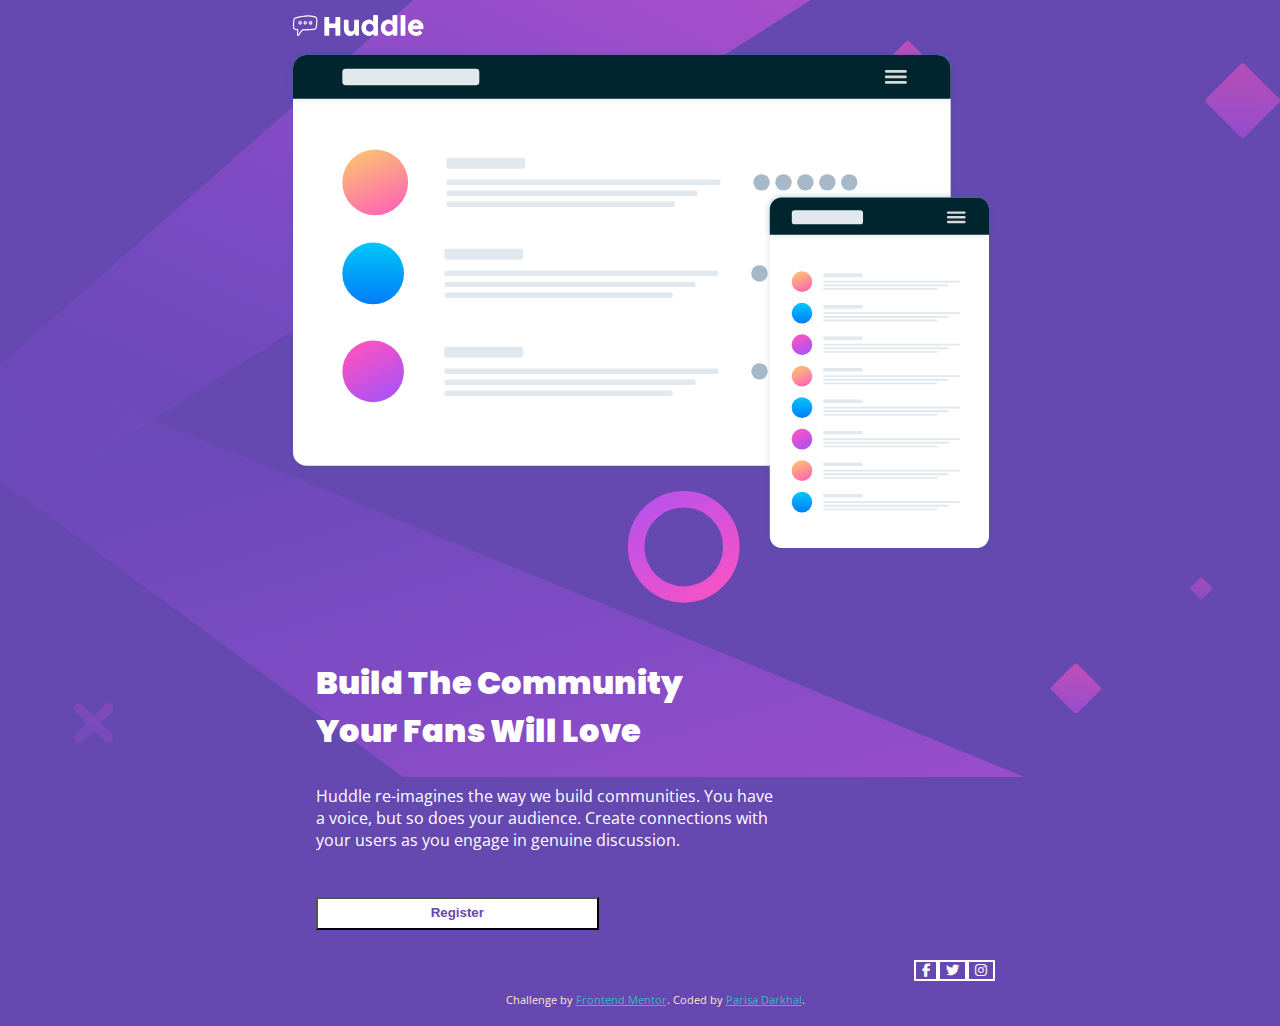
<file: huddle-landing-page-with-single-introductory-section-master/index.html>
<!DOCTYPE html>
<html lang="en">
  <head>
    <meta charset="UTF-8" />
    <meta name="viewport" content="width=device-width, initial-scale=1.0" />
    <!-- displays site properly based on user's device -->

    <link rel="icon" type="image/png" sizes="32x32" href="images/favicon.ico" />
    <!-- put favicon image in the href here -->

    <title>Document Title sits here</title>

    <link rel="stylesheet" href="styles.css" />

    <!-- Put google font link under this line -->
    <link rel="preconnect" href="https://fonts.googleapis.com" />
    <link rel="preconnect" href="https://fonts.gstatic.com" crossorigin />
    <link
      href="https://fonts.googleapis.com/css2?family=Open+Sans&family=Poppins:wght@400;600&display=swap"
      rel="stylesheet"
    />
    <!-- Bootstrap CSS only -->
    <link
      href="https://cdn.jsdelivr.net/npm/bootstrap@5.2.2/dist/css/bootstrap.min.css"
      rel="stylesheet"
      integrity="sha384-Zenh87qX5JnK2Jl0vWa8Ck2rdkQ2Bzep5IDxbcnCeuOxjzrPF/et3URy9Bv1WTRi"
      crossorigin="anonymous"
    />
    <!--FontAwesome-->
    <link
      rel="stylesheet"
      href="https://cdnjs.cloudflare.com/ajax/libs/font-awesome/6.2.1/css/all.min.css"
    />
  </head>
  <body>
    <div class="container rounded-3 position-relative mainBox">
      <div class="row">
        <img class="logoImg mt-5" src="images/logo.svg" alt="HuddleLogo" />
      </div>
      <div class="row">
        <div class="col-md-6">
          <img
            class="mockUpImg my-5"
            src="images/illustration-mockups.svg"
            alt="websiteMockUps"
          />
        </div>
        <div class="col-md-6">
          <h1>
            <strong
              >Build The Community <br />
              Your Fans Will Love</strong
            >
          </h1>
          <p>
            Huddle re-imagines the way we build communities. You have <br />
            a voice, but so does your audience. Create connections with <br />
            your users as you engage in genuine discussion.
          </p>
          <button class="btn rounded-5 registerBtn">
            <strong>Register</strong>
          </button>
          <div class="align-items-center my-5 socialMediaBox">
            <button class="btn socialMediabtn rounded-circle">
              <a href="#"></a>
              <i class="fa-brands fa-facebook-f"></i>
            </button>
            <button class="btn socialMediabtn rounded-circle mx-3">
              <a href="#"></a>
              <i class="fa-brands fa-twitter"></i>
            </button>
            <button class="btn socialMediabtn rounded-circle">
              <a href="#"></a>
              <i class="fa-brands fa-instagram"></i>
            </button>
          </div>
        </div>
        <!-- <div class="row d-flex flex-nowrap socialMediaBox">
          <button class="socialMediabtn rounded-circle m-1">
            <a href="#"><i class="fa-brands fa-facebook-f fa-lg"></i></a>
          </button>
          <button class="socialMediabtn rounded-circle m-1">
            <a href="#"><i class="fa-brands fa-twitter fa-lg"></i></a>
          </button>
          <button class="socialMediabtn rounded-circle m-1">
            <a href="#"><i class="fa-brands fa-instagram fa-lg"></i></a>
          </button>
        </div> -->
      </div>
    </div>

    <footer>
      <p class="attribution">
        Challenge by
        <a href="https://www.frontendmentor.io?ref=challenge" target="_blank"
          >Frontend Mentor</a
        >. Coded by
        <a href="https://parisadarkhal.github.io/CV/">Parisa Darkhal</a>.
      </p>
    </footer>
  </body>
</html>
</file>
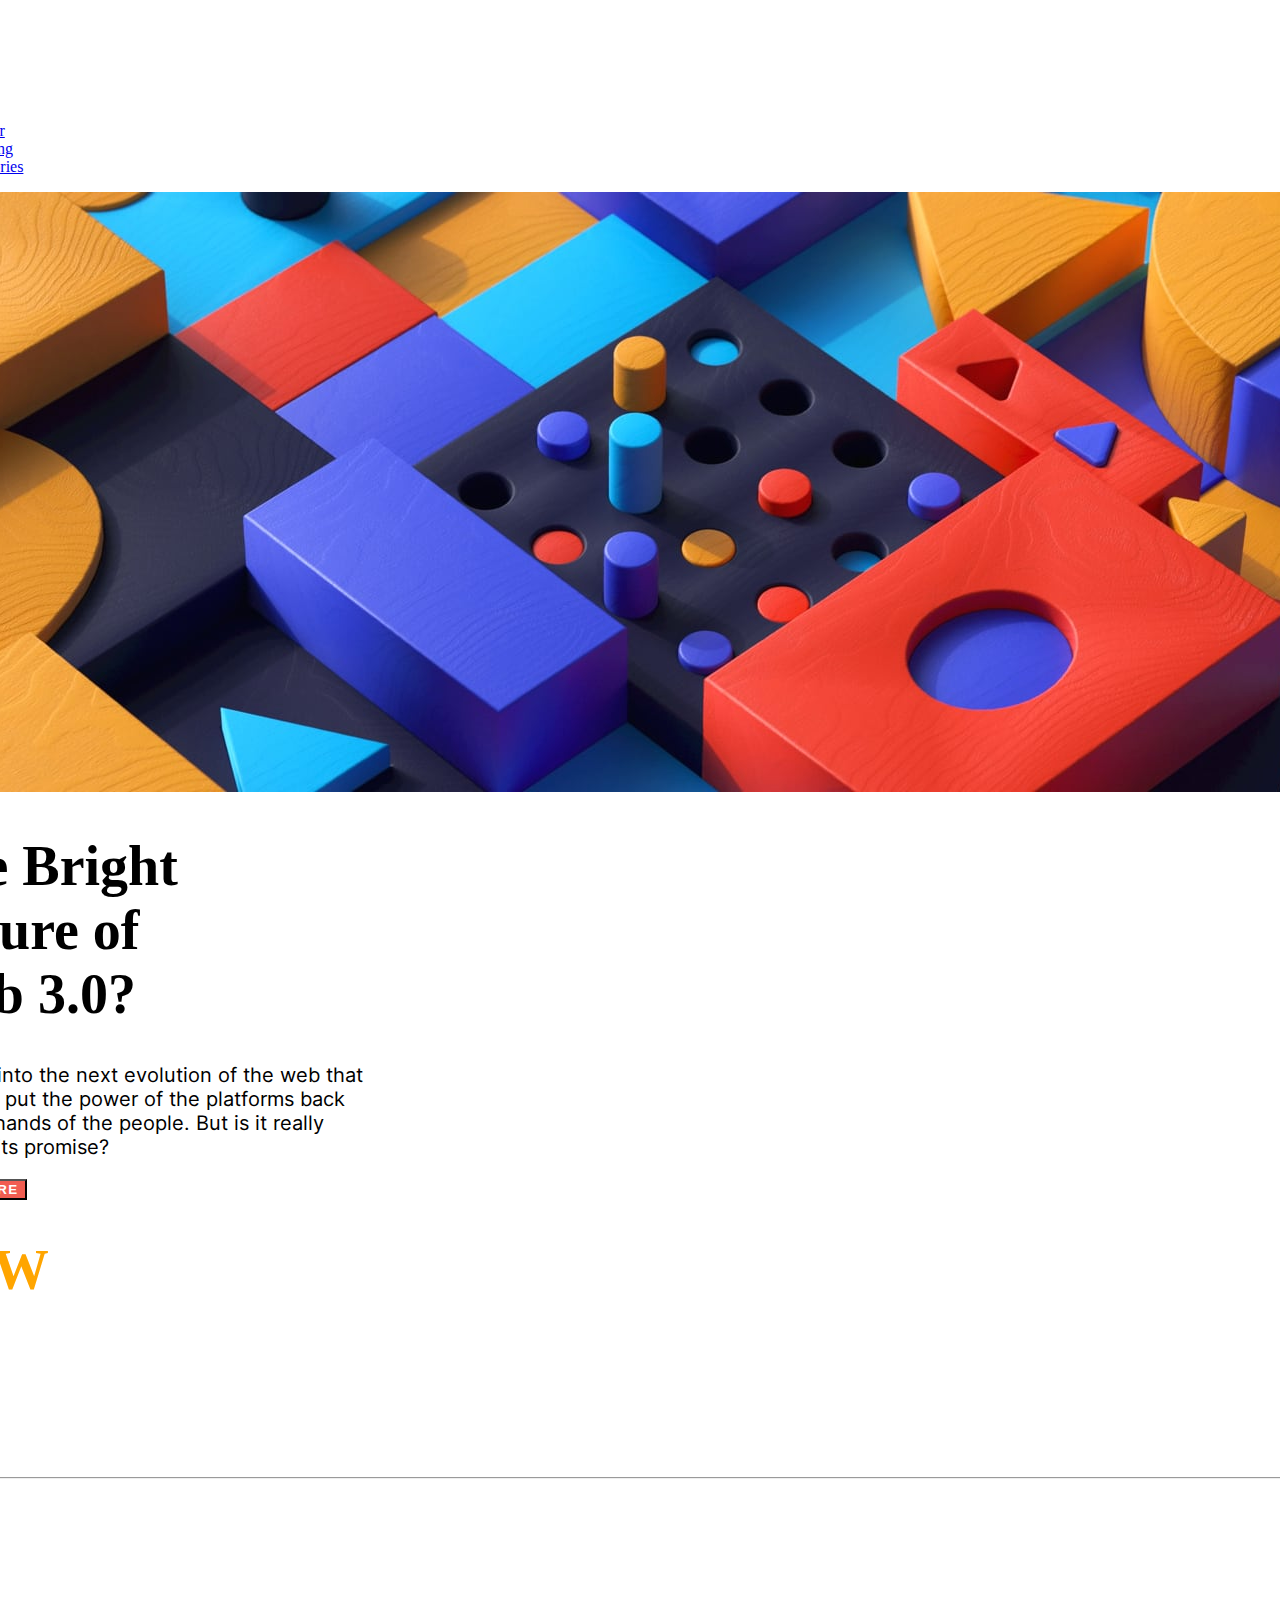
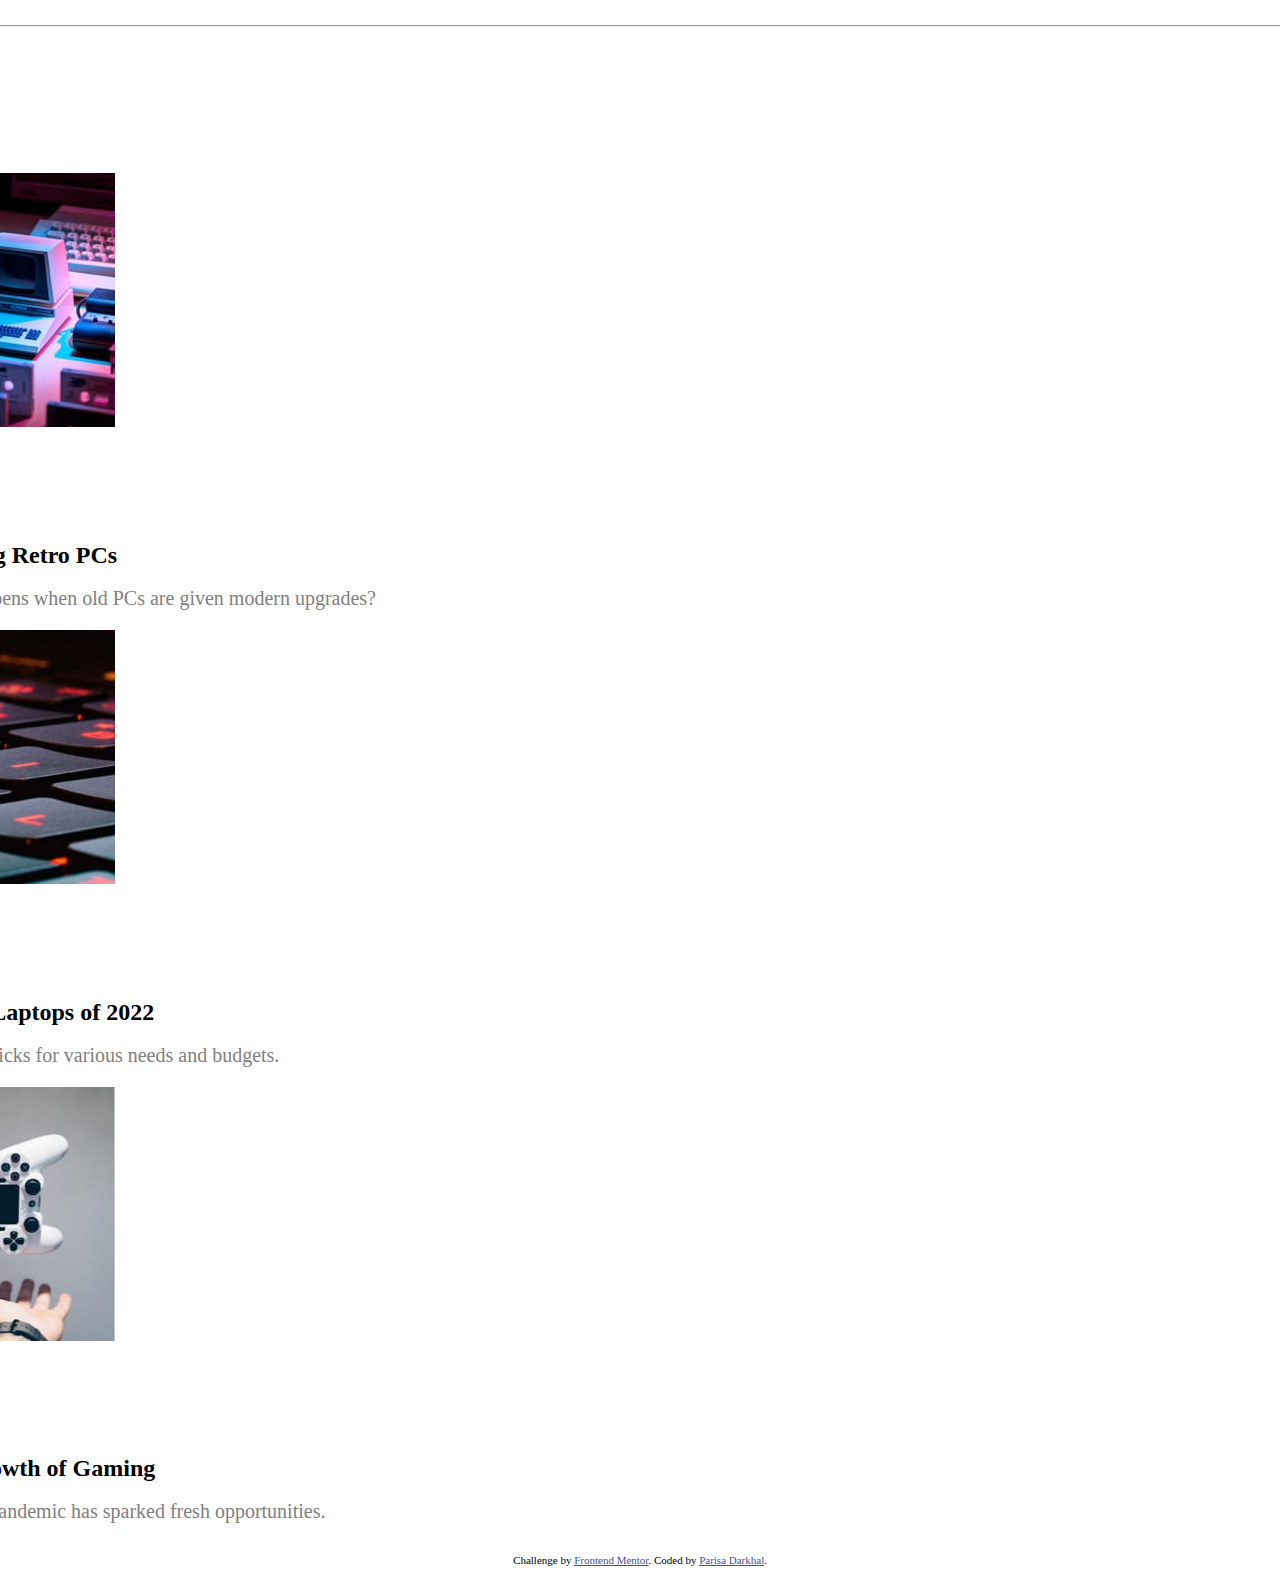
<file: news-homepage-main/index.html>
<!DOCTYPE html>
<html lang="en">
  <head>
    <meta charset="UTF-8" />
    <meta name="viewport" content="width=device-width, initial-scale=1.0" />
    <!-- displays site properly based on user's device -->

    <link
      rel="icon"
      type="image/png"
      sizes="32x32"
      href="assets/images/favicon.ico"
    />
    <!-- put favicon image in the href here -->

    <title>News homepage</title>

    <link rel="stylesheet" href="styles.css" />

    <!-- Put google font link under this line -->
    <link rel="preconnect" href="https://fonts.gstatic.com" crossorigin />
    <link
      href="https://fonts.googleapis.com/css2?family=Karla:wght@400;700&display=swap"
      rel="stylesheet"
    />
    <!-- Bootstrap CSS only -->
    <link
      href="https://cdn.jsdelivr.net/npm/bootstrap@5.2.2/dist/css/bootstrap.min.css"
      rel="stylesheet"
      integrity="sha384-Zenh87qX5JnK2Jl0vWa8Ck2rdkQ2Bzep5IDxbcnCeuOxjzrPF/et3URy9Bv1WTRi"
      crossorigin="anonymous"
    />
    <script
      src="https://cdn.jsdelivr.net/npm/bootstrap@5.2.2/dist/js/bootstrap.bundle.min.js"
      integrity="sha384-OERcA2EqjJCMA+/3y+gxIOqMEjwtxJY7qPCqsdltbNJuaOe923+mo//f6V8Qbsw3"
      crossorigin="anonymous"
    ></script>
  </head>
  <body>
    <div class="container-fluid rounded-3 position-relative mainBox">
      <nav class="navbar bg-light navbar-collapse navbar-expand-lg">
        <div class="container-fluid">
          <img src="assets/images/logo.svg" alt="W-Logo" />
          <button
            class="navbar-toggler"
            type="button"
            data-bs-toggle="offcanvas"
            data-bs-target="#offcanvasNavbar"
            aria-controls="offcanvasNavbar"
          >
            <span class="navbar-toggler-icon"></span>
          </button>
          <div
            class="offcanvas offcanvas-end"
            tabindex="-1"
            id="offcanvasNavbar"
            aria-labelledby="offcanvasNavbarLabel"
          >
            <div class="offcanvas-header">
              <button
                type="button"
                class="btn-close"
                data-bs-dismiss="offcanvas"
                aria-label="Close"
              ></button>
            </div>
            <div class="offcanvas-body">
              <ul class="navbar-nav justify-content-end flex-grow-1 pe-3">
                <li class="nav-item">
                  <a class="nav-link active" aria-current="page" href="#"
                    >Home</a
                  >
                </li>
                <li class="nav-item mx-4">
                  <a class="nav-link" href="#">New</a>
                </li>
                <li class="nav-item mx-4">
                  <a class="nav-link" href="#">Popular</a>
                </li>
                <li class="nav-item mx-4">
                  <a class="nav-link" href="#">Trending</a>
                </li>
                <li class="nav-item mx-4">
                  <a class="nav-link" href="#">Categories</a>
                </li>
              </ul>
            </div>
          </div>
        </div>
      </nav>

      <div class="row">
        <div class="col-lg-8">
          <img
            class="D3imgMobile w-100 mx-2 my-3"
            src="assets/images/image-web-3-mobile.jpg"
            alt="3Dshapes"
          />
          <img
            class="D3imgDesktop w-100 pe-3 py-3"
            src="assets/images/image-web-3-desktop.jpg"
            alt="3Dshapes"
          />

          <div class="row ps-2">
            <div class="col-lg-6 py-3 pe-3">
              <h1>
                <strong
                  >The Bright <br />
                  Future of <br />
                  Web 3.0?</strong
                >
              </h1>
            </div>
            <div class="col-lg-6 p-3">
              <p class="headlineP">
                We dive into the next evolution of the web that <br />
                claims to put the power of the platforms back <br />
                into the hands of the people. But is it really <br />
                fulfilling its promise?
              </p>
              <button type="button" class="btn readMoreBtn py-2 px-5 my-3">
                <strong>READ MORE</strong>
              </button>
            </div>
          </div>
        </div>
        <div class="col-lg-4 bg-dark my-3 py-4 px-4">
          <h1 style="color: orange"><strong>NEW</strong></h1>
          <a class="h2inBlack" href="#"> Hydrogen VS Electric Cars </a>
          <p class="pInBlack">
            Will hydrogen-fueled cars ever catch up to EVs?
          </p>
          <hr />
          <a class="h2inBlack" href="#"> The Downsides of AI Artistry </a>
          <p class="pInBlack">
            What are the possible adverse effects of on-demand AI image
            generation?
          </p>
          <hr />
          <a class="h2inBlack" href="#"> Is VC Funding Drying Up? </a>
          <p class="pInBlack">
            Private funding by VC firms is down 50% YOY. We take a look at what
            that means.
          </p>
        </div>
      </div>
      <div class="row mt-3">
        <div class="col-lg-4">
          <div class="card mb-3">
            <div class="row g-0">
              <div class="col-4">
                <img
                  src="assets/images/image-retro-pcs.jpg"
                  class="img-fluid rounded-start w-100 h-100"
                  alt="RetroPCs"
                />
              </div>
              <div class="col-8">
                <div class="card-body">
                  <h4 class="card-title">01</h4>
                  <a href="#" class="card-text cardHeadline"
                    >Reviving Retro PCs</a
                  >

                  <p class="card-text pCard">
                    What happens when old PCs are given modern upgrades?
                  </p>
                </div>
              </div>
            </div>
          </div>
        </div>
        <div class="col-lg-4">
          <div class="card mb-3">
            <div class="row g-0">
              <div class="col-4">
                <img
                  src="assets/images/image-top-laptops.jpg"
                  class="img-fluid rounded-start w-100 h-100"
                  alt="laptops"
                />
              </div>
              <div class="col-8">
                <div class="card-body">
                  <h4 class="card-title">02</h4>
                  <a href="#" class="card-text cardHeadline"
                    >Top 10 Laptops of 2022</a
                  >
                  <p class="card-text pCard">
                    Our best picks for various needs and budgets.
                  </p>
                </div>
              </div>
            </div>
          </div>
        </div>
        <div class="col-lg-4">
          <div class="card mb-3">
            <div class="row g-0">
              <div class="col-4">
                <img
                  src="assets/images/image-gaming-growth.jpg"
                  class="img-fluid rounded-start w-100 h-100"
                  alt="gaming"
                />
              </div>
              <div class="col-8">
                <div class="card-body">
                  <h4 class="card-title">03</h4>
                  <a href="#" class="card-text cardHeadline"
                    >The Growth of Gaming</a
                  >
                  <p class="card-text pCard">
                    How the pandemic has sparked fresh opportunities.
                  </p>
                </div>
              </div>
            </div>
          </div>
        </div>
      </div>
    </div>

    <footer>
      <p class="attribution">
        Challenge by
        <a href="https://www.frontendmentor.io?ref=challenge" target="_blank"
          >Frontend Mentor</a
        >. Coded by
        <a href="https://parisadarkhal.github.io/CV/">Parisa Darkhal</a>.
      </p>
    </footer>
  </body>
</html>
</file>
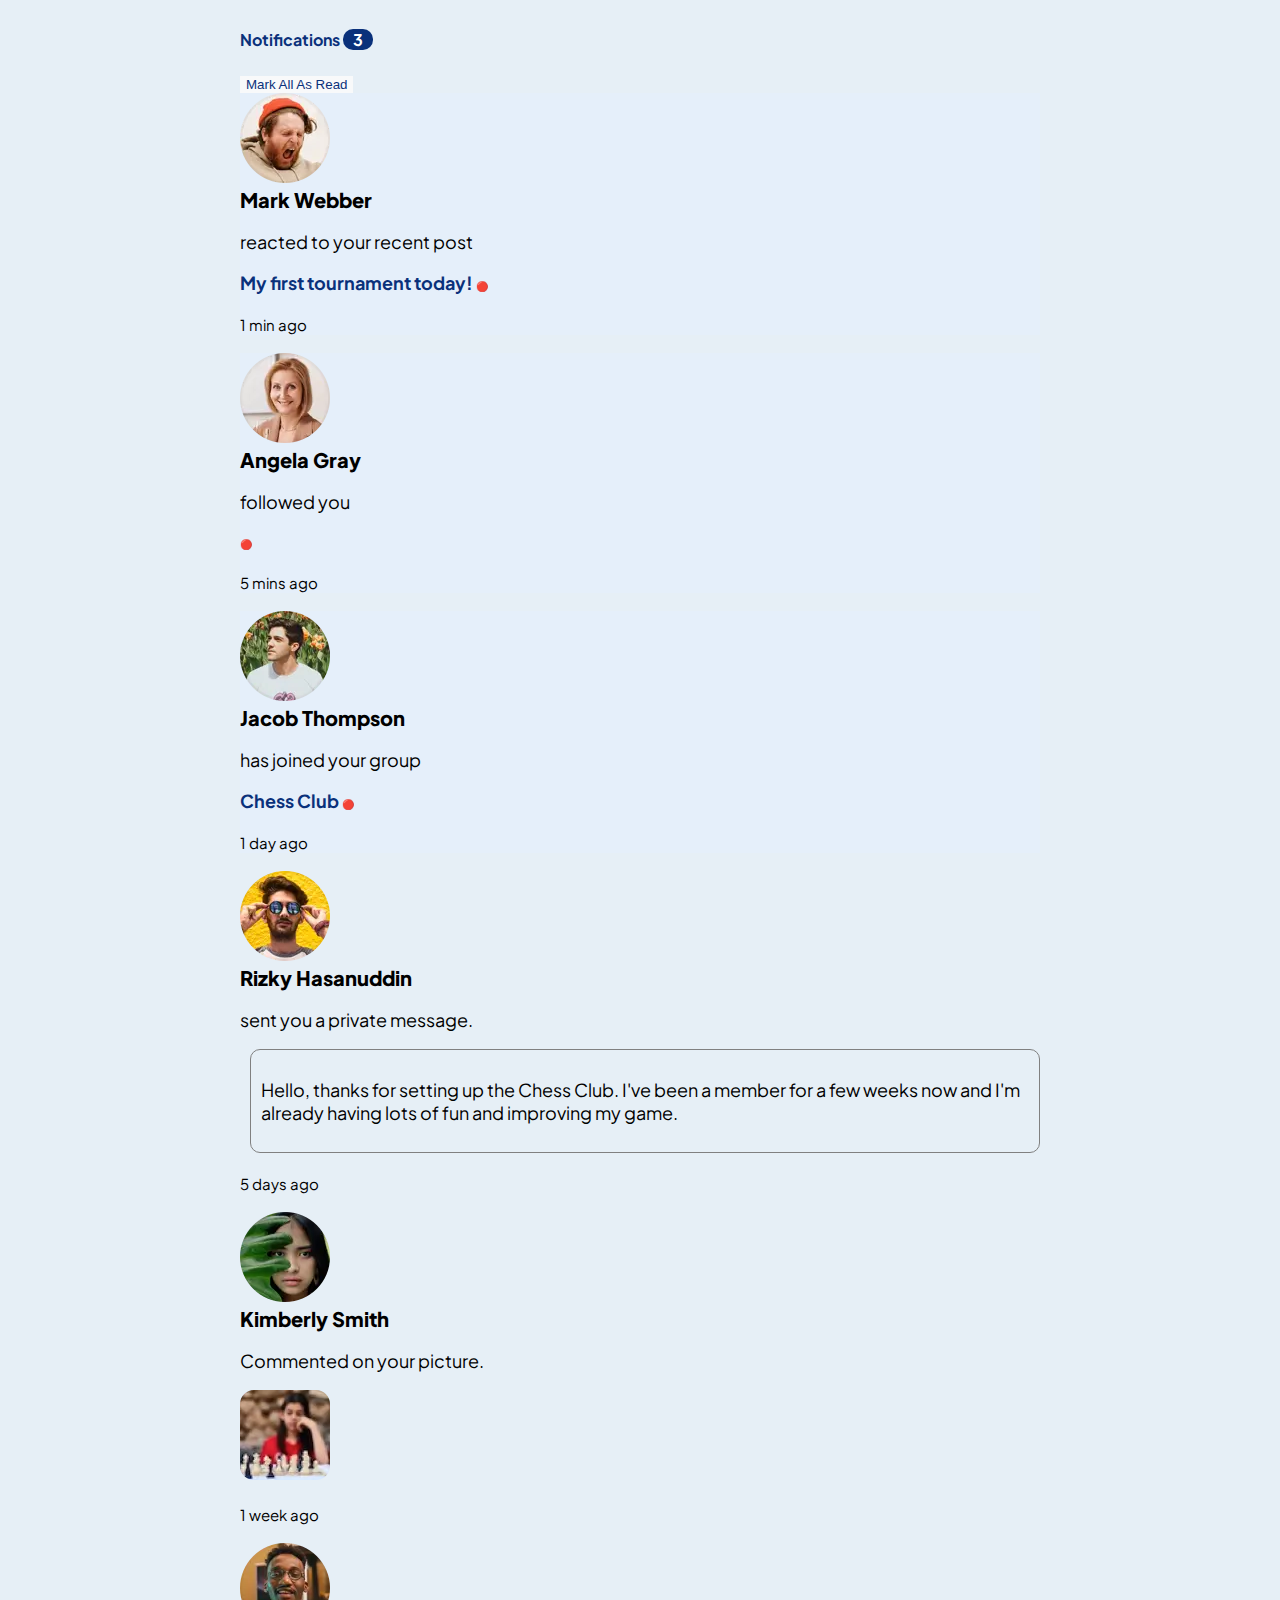
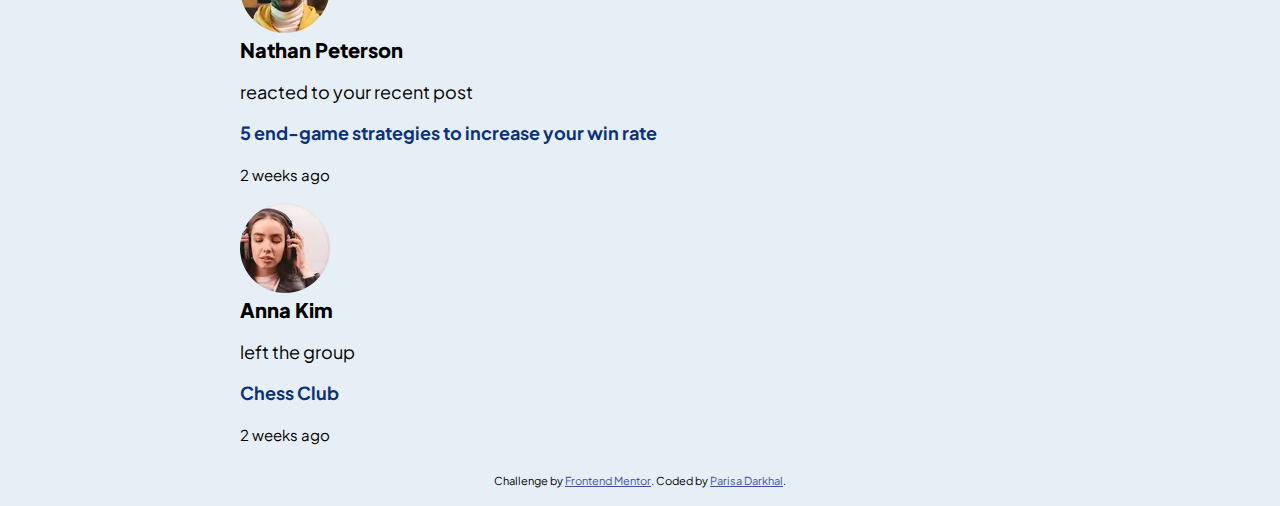
<file: notifications-page-main/index.html>
<!DOCTYPE html>
<html lang="en">
  <head>
    <meta charset="UTF-8" />
    <meta name="viewport" content="width=device-width, initial-scale=1.0" />
    <!-- displays site properly based on user's device -->

    <link
      rel="icon"
      type="image/png"
      sizes="32x32"
      href="assets/images/favicon.ico"
    />
    <!-- put favicon image in the href here -->

    <title>Notifications page</title>

    <link rel="stylesheet" href="styles.css" />

    <!-- Put google font link under this line -->
    <link rel="preconnect" href="https://fonts.googleapis.com" />
    <link rel="preconnect" href="https://fonts.gstatic.com" crossorigin />
    <link
      href="https://fonts.googleapis.com/css2?family=Plus+Jakarta+Sans:wght@500;800&display=swap"
      rel="stylesheet"
    />
    <!-- Bootstrap CSS only -->
    <link
      href="https://cdn.jsdelivr.net/npm/bootstrap@5.2.2/dist/css/bootstrap.min.css"
      rel="stylesheet"
      integrity="sha384-Zenh87qX5JnK2Jl0vWa8Ck2rdkQ2Bzep5IDxbcnCeuOxjzrPF/et3URy9Bv1WTRi"
      crossorigin="anonymous"
    />
  </head>
  <body>
    <div class="container bg-light rounded-3 position-relative mainBox">
      <nav class="navbar sticky-top navbar-light bg-light">
        <div class="container-fluid">
          <h4>Notifications <span id="notificationSpan">3</span></h4>

          <button class="navbar-brand" id="markAllBtn" onclick="markAllRead()">
            Mark All As Read
          </button>
        </div>
      </nav>
      <div class="cardsContainer">
        <!--card starts under this line-->
        <div class="card mb-3 unread" onclick="markOneRead(this)">
          <div class="row g-0">
            <div class="col-3">
              <img
                src="assets/images/avatar-mark-webber.webp"
                class="img-fluid rounded-start mt-3 ms-3 mt-md-4 ms-md-4"
                alt="avatar-mark-webber"
              />
            </div>
            <div class="col-md-9 col-8 textCol">
              <div class="card-body">
                <a class="userName" href="#">Mark Webber</a>

                <p class="card-text d-inline">reacted to your recent post</p>
                <a class="mentionedSite" href="#">
                  My first tournament today!</a
                >
                <span class="redDot">🔴</span>

                <p class="card-text">
                  <small class="text-muted">1 min ago</small>
                </p>
              </div>
            </div>
          </div>
        </div>
        <!--card ends above this line-->
        <!--card starts under this line-->
        <div class="card mb-3 unread" onclick="markOneRead(this)">
          <div class="row g-0">
            <div class="col-3">
              <img
                src="assets/images/avatar-angela-gray.webp"
                class="img-fluid rounded-start mt-3 ms-3 mt-md-4 ms-md-4"
                alt="avatar-angela-gray"
              />
            </div>
            <div class="col-md-9 col-8 textCol">
              <div class="card-body">
                <a class="userName" href="#">Angela Gray</a>

                <p class="card-text d-inline">followed you</p>
                <span class="redDot">🔴</span>
                <p class="card-text">
                  <small class="text-muted">5 mins ago</small>
                </p>
              </div>
            </div>
          </div>
        </div>
        <!--card ends above this line-->
        <!--card starts under this line-->
        <div class="card mb-3 unread" onclick="markOneRead(this)">
          <div class="row g-0">
            <div class="col-3">
              <img
                src="assets/images/avatar-jacob-thompson.webp"
                class="img-fluid rounded-start mt-3 ms-3 mt-md-4 ms-md-4"
                alt="avatar-jacob-thompson"
              />
            </div>
            <div class="col-md-9 col-8 textCol">
              <div class="card-body">
                <a class="userName" href="#">Jacob Thompson</a>

                <p class="card-text d-inline">has joined your group</p>
                <a class="mentionedSite" href="#">Chess Club</a>
                <span class="redDot">🔴</span>
                <p class="card-text">
                  <small class="text-muted">1 day ago</small>
                </p>
              </div>
            </div>
          </div>
        </div>
        <!--card ends above this line-->
        <!--card starts under this line-->
        <div class="card mb-3">
          <div class="row g-0">
            <div class="col-3">
              <img
                src="assets/images/avatar-rizky-hasanuddin.webp"
                class="img-fluid rounded-start mt-3 ms-3 mt-md-4 ms-md-4"
                alt="avatar-rizky-hasanuddin"
              />
            </div>
            <div class="col-md-9 col-8 textCol">
              <div class="card-body">
                <a class="userName" href="#">Rizky Hasanuddin</a>

                <p class="card-text d-inline">sent you a private message.</p>
                <a href="#" class="PMparagraph">
                  <div class="privateMsg">
                    <p>
                      <!--this box should be a link to private msg page-->
                      Hello, thanks for setting up the Chess Club. I've been a
                      member for a few weeks now and I'm already having lots of
                      fun and improving my game.
                    </p>
                  </div>
                </a>

                <p class="card-text">
                  <small class="text-muted">5 days ago</small>
                </p>
              </div>
            </div>
          </div>
        </div>
        <!--card ends above this line-->
        <!--card starts under this line-->
        <div class="card mb-3">
          <div class="row g-0">
            <div class="col-3">
              <img
                src="assets/images/avatar-kimberly-smith.webp"
                class="img-fluid rounded-start mt-3 ms-3 mt-md-4 ms-md-4"
                alt="avatar-kimberly-smith"
              />
            </div>
            <div class="col-md-9 col-8 textCol">
              <div class="card-body">
                <a class="userName" href="#">Kimberly Smith</a>

                <p class="card-text d-inline">Commented on your picture.</p>
                <div class="mentionedPic d-flex justify-content-end">
                  <a href="#">
                    <img
                      class="commentImg w-75"
                      src="assets/images/image-chess.webp"
                      alt="image-chess"
                    />
                  </a>
                </div>
                <p class="card-text d-inline">
                  <small class="text-muted">1 week ago</small>
                </p>
              </div>
            </div>
          </div>
        </div>
        <!--card ends above this line-->
        <!--card starts under this line-->
        <div class="card mb-3">
          <div class="row g-0">
            <div class="col-3">
              <img
                src="assets/images/avatar-nathan-peterson.webp"
                class="img-fluid rounded-start mt-3 ms-3 mt-md-4 ms-md-4"
                alt="avatar-nathan-peterson"
              />
            </div>
            <div class="col-md-9 col-8 textCol">
              <div class="card-body">
                <a class="userName" href="#">Nathan Peterson</a>

                <p class="card-text d-inline">reacted to your recent post</p>
                <a class="mentionedSite" href="#"
                  >5 end-game strategies to increase your win rate</a
                >
                <p class="card-text">
                  <small class="text-muted">2 weeks ago</small>
                </p>
              </div>
            </div>
          </div>
        </div>
        <!--card ends above this line-->
        <!--card starts under this line-->
        <div class="card mb-3">
          <div class="row g-0">
            <div class="col-3">
              <img
                src="assets/images/avatar-anna-kim.webp"
                class="img-fluid rounded-start mt-3 ms-3 mt-md-4 ms-md-4"
                alt="avatar-anna-kim"
              />
            </div>
            <div class="col-md-9 col-8 textCol">
              <div class="card-body">
                <a class="userName" href="#">Anna Kim</a>

                <p class="card-text d-inline">left the group</p>
                <a class="mentionedSite" href="#">Chess Club</a>
                <p class="card-text">
                  <small class="text-muted">2 weeks ago</small>
                </p>
              </div>
            </div>
          </div>
        </div>
        <!--card ends above this line-->
      </div>
    </div>

    <footer>
      <p class="attribution">
        Challenge by
        <a href="https://www.frontendmentor.io?ref=challenge" target="_blank"
          >Frontend Mentor</a
        >. Coded by
        <a href="https://parisadarkhal.github.io/CV/">Parisa Darkhal</a>.
      </p>
    </footer>
    <!-- JavaScript Bundle with Popper -->
    <script
      src="https://cdn.jsdelivr.net/npm/bootstrap@5.2.2/dist/js/bootstrap.bundle.min.js"
      integrity="sha384-OERcA2EqjJCMA+/3y+gxIOqMEjwtxJY7qPCqsdltbNJuaOe923+mo//f6V8Qbsw3"
      crossorigin="anonymous"
    ></script>
    <script src="script.js"></script>
  </body>
</html>
</file>
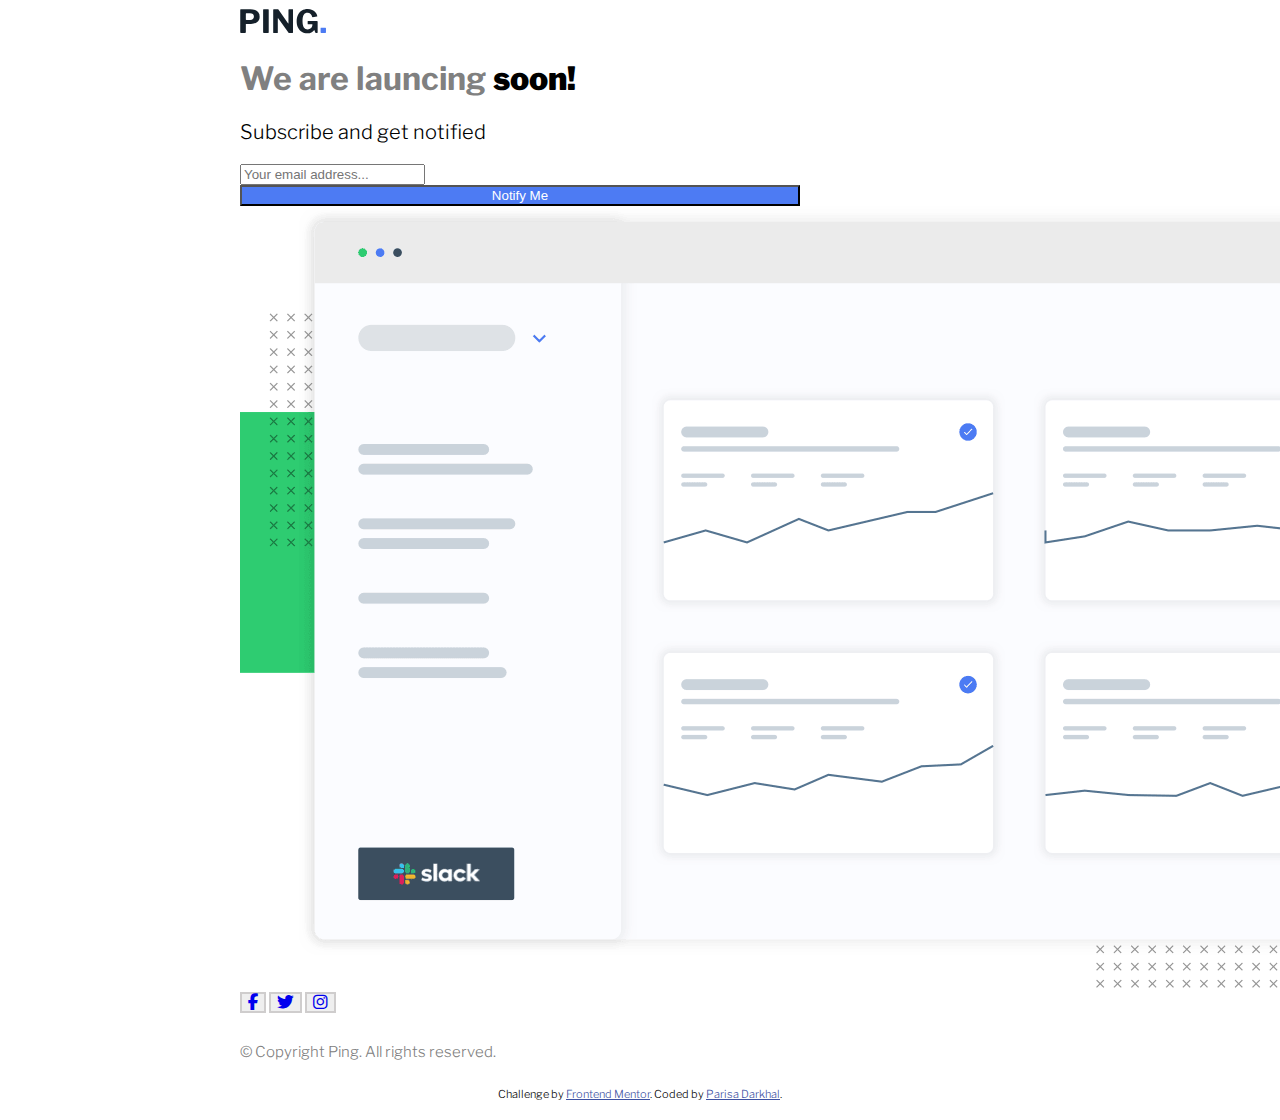
<file: ping-coming-soon-page-master/index.html>
<!DOCTYPE html>
<html lang="en">
  <head>
    <meta charset="UTF-8" />
    <meta name="viewport" content="width=device-width, initial-scale=1.0" />
    <!-- displays site properly based on user's device -->

    <link rel="icon" type="image/png" sizes="32x32" href="images/favicon.ico" />
    <!-- put favicon image in the href here -->

    <title>Ping coming soon page</title>

    <link rel="stylesheet" href="styles.css" />

    <!-- Put google font link under this line -->
    <link rel="preconnect" href="https://fonts.googleapis.com" />
    <link rel="preconnect" href="https://fonts.gstatic.com" crossorigin />
    <link
      href="https://fonts.googleapis.com/css2?family=Libre+Franklin:wght@300;600;700&display=swap"
      rel="stylesheet"
    />

    <!-- Bootstrap CSS only -->
    <link
      href="https://cdn.jsdelivr.net/npm/bootstrap@5.2.2/dist/css/bootstrap.min.css"
      rel="stylesheet"
      integrity="sha384-Zenh87qX5JnK2Jl0vWa8Ck2rdkQ2Bzep5IDxbcnCeuOxjzrPF/et3URy9Bv1WTRi"
      crossorigin="anonymous"
    />
    <!--FontAwesome-->
    <link
      rel="stylesheet"
      href="https://cdnjs.cloudflare.com/ajax/libs/font-awesome/6.2.1/css/all.min.css"
    />
  </head>
  <body>
    <div class="container rounded-3 position-relative text-center mainBox">
      <div class="headingsBox">
        <img class="m-5" src="images/logo.svg" alt="pingLogo" />
        <h1>We are launcing <span> soon!</span></h1>
        <p>Subscribe and get notified</p>
      </div>
      <div class="row subscriptionBox">
        <div class="col-md-6">
          <form name="form1" id="formSubmit" action="#">
            <label for="Email1" class="form-label"></label>
            <input
              name="text1"
              type="text"
              class="form-control rounded-5 p-3 mx-1 w-100"
              id="inputEmail1"
              placeholder="Your email address..."
            />
            <div id="emailHelp" class="form-text"></div>
          </form>
          <div id="message"></div>
        </div>
        <div class="col-md-6">
          <button
            type="button"
            class="btn rounded-5 p-3 my-4 mx-1 subBtn"
            id="notifyMeBtn"
          >
            Notify Me
          </button>
        </div>
      </div>
      <div class="picBox">
        <img
          class="w-100 my-5"
          src="images/illustration-dashboard.png"
          alt="demoDashboard"
        />
      </div>
      <div class="socialMedBox my-5">
        <button class="socialMediabtn rounded-5 m-2">
          <a href="#"><i class="fa-brands fa-facebook-f fa-lg"></i></a>
        </button>
        <button class="socialMediabtn rounded-5 m-2">
          <a href="#"><i class="fa-brands fa-twitter fa-lg"></i></a>
        </button>
        <button class="socialMediabtn rounded-5 m-2">
          <a href="#"><i class="fa-brands fa-instagram fa-lg"></i></a>
        </button>
        <p class="copyRight">&copy; Copyright Ping. All rights reserved.</p>
      </div>
    </div>

    <footer>
      <p class="attribution">
        Challenge by
        <a href="https://www.frontendmentor.io?ref=challenge" target="_blank"
          >Frontend Mentor</a
        >. Coded by
        <a href="https://parisadarkhal.github.io/CV/">Parisa Darkhal</a>.
      </p>
    </footer>
    <script src="script.js"></script>
  </body>
</html>
</file>
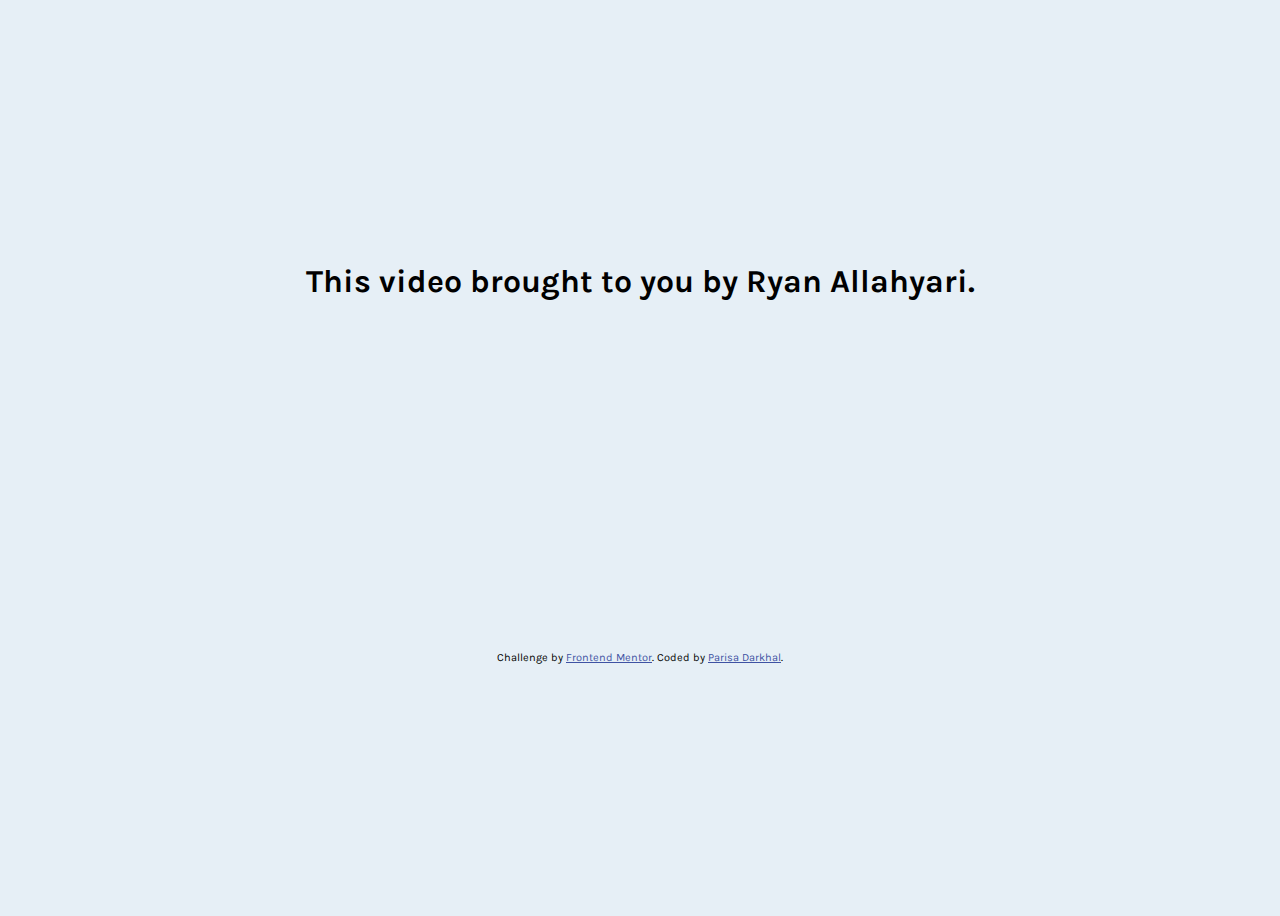
<file: Ryan Website/index.html>
<!DOCTYPE html>
<html lang="en">
  <head>
    <meta charset="UTF-8" />
    <meta name="viewport" content="width=device-width, initial-scale=1.0" />
    <!-- displays site properly based on user's device -->

    <link rel="icon" type="image/png" sizes="32x32" href="images/favicon.ico" />
    <!-- put favicon image in the href here -->

    <title>Ryan's Website</title>

    <link rel="stylesheet" href="styles.css" />

    <!-- Put google font link under this line -->
    <link rel="preconnect" href="https://fonts.gstatic.com" crossorigin />
    <link
      href="https://fonts.googleapis.com/css2?family=Karla:wght@400;700&display=swap"
      rel="stylesheet"
    />
    <!-- Bootstrap CSS only -->
    <link
      href="https://cdn.jsdelivr.net/npm/bootstrap@5.2.2/dist/css/bootstrap.min.css"
      rel="stylesheet"
      integrity="sha384-Zenh87qX5JnK2Jl0vWa8Ck2rdkQ2Bzep5IDxbcnCeuOxjzrPF/et3URy9Bv1WTRi"
      crossorigin="anonymous"
    />
  </head>
  <body>
    <h1>This video brought to you by Ryan Allahyari.</h1>
    <div class="container bg-light rounded-3 position-relative mainBox">
      <div class="embed-responsive embed-responsive-16by9">
        <iframe
          class="embed-responsive-item"
          width="560"
          height="315"
          src="https://www.youtube.com/embed/IkwlJDlE0bY"
          title="YouTube video player"
          frameborder="0"
          allow="accelerometer; autoplay; clipboard-write; encrypted-media; gyroscope; picture-in-picture"
          allowfullscreen
        ></iframe>
      </div>
    </div>

    <footer>
      <p class="attribution">
        Challenge by
        <a href="https://www.frontendmentor.io?ref=challenge" target="_blank"
          >Frontend Mentor</a
        >. Coded by
        <a href="https://parisadarkhal.github.io/CV/">Parisa Darkhal</a>.
      </p>
    </footer>
    <!-- JavaScript Bundle with Popper -->
    <script
      src="https://cdn.jsdelivr.net/npm/bootstrap@5.2.2/dist/js/bootstrap.bundle.min.js"
      integrity="sha384-OERcA2EqjJCMA+/3y+gxIOqMEjwtxJY7qPCqsdltbNJuaOe923+mo//f6V8Qbsw3"
      crossorigin="anonymous"
    ></script>
  </body>
</html>
</file>
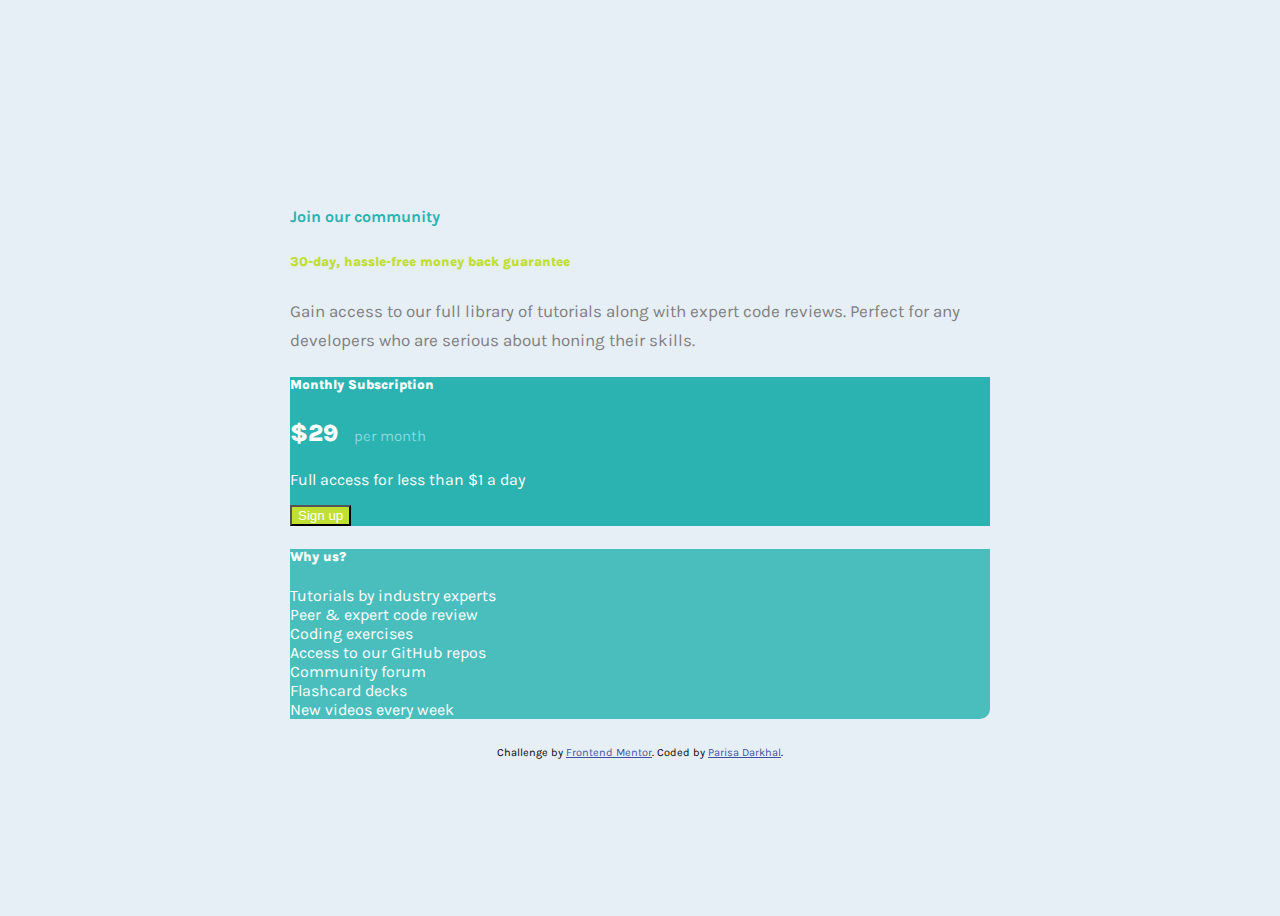
<file: single-price-grid-component-master/index.html>
<!DOCTYPE html>
<html lang="en">
  <head>
    <meta charset="UTF-8" />
    <meta name="viewport" content="width=device-width, initial-scale=1.0" />
    <!-- displays site properly based on user's device -->

    <link rel="icon" type="image/png" sizes="32x32" href="images/favicon.ico" />

    <title>Single Price Grid Component</title>

    <link rel="stylesheet" href="styles.css" />
    <link rel="preconnect" href="https://fonts.gstatic.com" crossorigin />
    <link
      href="https://fonts.googleapis.com/css2?family=Karla:wght@400;700&display=swap"
      rel="stylesheet"
    />
    <!-- CSS only -->
    <link
      href="https://cdn.jsdelivr.net/npm/bootstrap@5.2.2/dist/css/bootstrap.min.css"
      rel="stylesheet"
      integrity="sha384-Zenh87qX5JnK2Jl0vWa8Ck2rdkQ2Bzep5IDxbcnCeuOxjzrPF/et3URy9Bv1WTRi"
      crossorigin="anonymous"
    />
  </head>
  <body>
    <div
      class="container shadow-lg mt-4 bg-light rounded-3 position-relative mainBox"
    >
      <div class="row">
        <div class="col m-2 p-5">
          <h4 class="heading1">Join our community</h4>
          <h5 class="heading2">
            <strong>30-day, hassle-free money back guarantee</strong>
          </h5>
          <p class="paragraph1">
            Gain access to our full library of tutorials along with expert code
            reviews. Perfect for any developers who are serious about honing
            their skills.
          </p>
        </div>
      </div>
      <!--First row-->
      <div class="row">
        <div class="col-md-6 p-5 leftCol">
          <h5><strong>Monthly Subscription</strong></h5>
          <h2 class="heading3 d-flex align-items-center">
            <strong>$29 </strong><span> per month</span>
          </h2>
          <p>Full access for less than $1 a day</p>
          <button type="button" class="shadow w-100 btn btn-lg mt-5 btngreen">
            Sign up
          </button>
        </div>

        <div class="col-md-6 p-5 rightCol">
          <h5>
            <strong>Why us?</strong>
          </h5>
          <p class="mt-4">
            Tutorials by industry experts <br />
            Peer &amp; expert code review <br />
            Coding exercises <br />
            Access to our GitHub repos <br />
            Community forum <br />
            Flashcard decks <br />
            New videos every week
          </p>
        </div>
      </div>
      <!--Second row-->

      <!-- <h3>
        Join our community 30-day, hassle-free money back guarantee Gain access
        to our full library of tutorials along with expert code reviews. Perfect
        for any developers who are serious about honing their skills. Monthly
        Subscription &dollar;29 per month Full access for less than &dollar;1 a
        day Sign Up Why Us Tutorials by industry experts Peer &amp; expert code
        review Coding exercises Access to our GitHub repos Community forum
        Flashcard decks New videos every week
      </h3> -->
    </div>
    <!-- Join our community 30-day, hassle-free money back guarantee Gain access to
    our full library of tutorials along with expert code reviews. Perfect for
    any developers who are serious about honing their skills. Monthly
    Subscription &dollar;29 per month Full access for less than &dollar;1 a day
    Sign Up Why Us Tutorials by industry experts Peer &amp; expert code review
    Coding exercises Access to our GitHub repos Community forum Flashcard decks
    New videos every week -->

    <footer>
      <p class="attribution">
        Challenge by
        <a href="https://www.frontendmentor.io?ref=challenge" target="_blank"
          >Frontend Mentor</a
        >. Coded by
        <a href="https://parisadarkhal.github.io/CV/">Parisa Darkhal</a>.
      </p>
    </footer>
  </body>
</html>
</file>
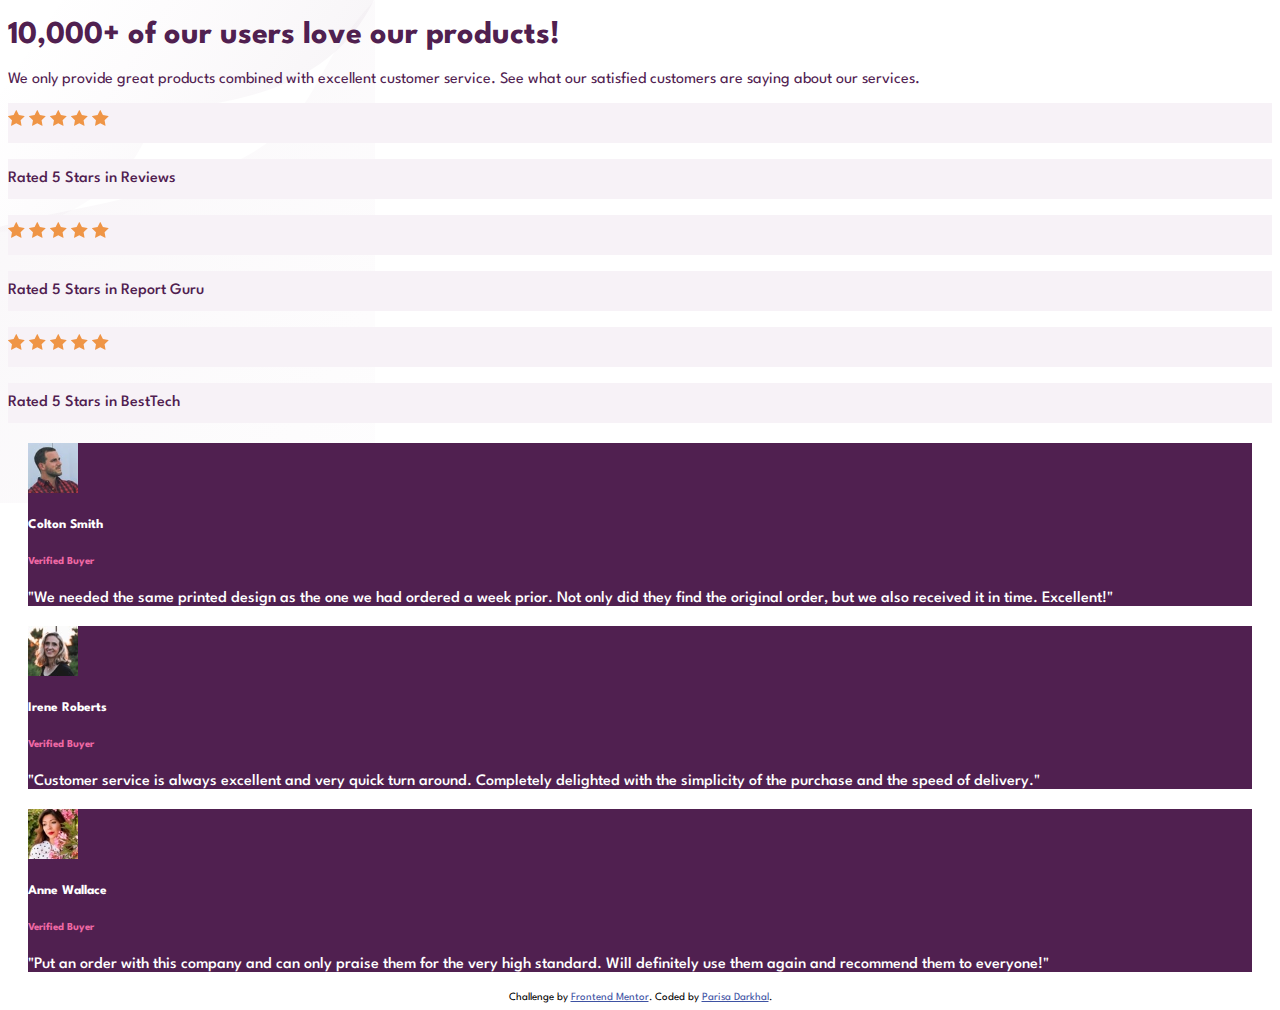
<file: social-proof-section-master/index.html>
<!DOCTYPE html>
<html lang="en">
  <head>
    <meta charset="UTF-8" />
    <meta name="viewport" content="width=device-width, initial-scale=1.0" />
    <!-- displays site properly based on user's device -->

    <link
      rel="icon"
      type="image/png"
      sizes="32x32"
      href="/images/favicon.ico"
    />

    <title>Social proof section</title>
    <link rel="stylesheet" href="styles.css" />
    <!-- CSS only -->
    <link
      href="https://cdn.jsdelivr.net/npm/bootstrap@5.2.2/dist/css/bootstrap.min.css"
      rel="stylesheet"
      integrity="sha384-Zenh87qX5JnK2Jl0vWa8Ck2rdkQ2Bzep5IDxbcnCeuOxjzrPF/et3URy9Bv1WTRi"
      crossorigin="anonymous"
    />
    <link rel="preconnect" href="https://fonts.googleapis.com" />
    <link rel="preconnect" href="https://fonts.gstatic.com" crossorigin />
    <link
      href="https://fonts.googleapis.com/css2?family=League+Spartan:wght@400;500;700&display=swap"
      rel="stylesheet"
    />
  </head>
  <body>
    <div class="container mt-3">
      <div class="row justify-content-md-center">
        <div class="col-md-4">
          <h1 class="my-3 mx-1 p-3">10,000+ of our users love our products!</h1>
          <p class="service my-3 mx-1 p-3">
            We only provide great products combined with excellent customer
            service. See what our satisfied customers are saying about our
            services.
          </p>
        </div>
        <div class="col-md-6 my-5 mx-3">
          <div class="row my-2 justify-content-md-start rounded-3 text-center">
            <div class="col-6 col-md-3 rounded-start ratingBox">
              <img src="images/icon-star.svg" alt="star" />
              <img src="images/icon-star.svg" alt="star" />
              <img src="images/icon-star.svg" alt="star" />
              <img src="images/icon-star.svg" alt="star" />
              <img src="images/icon-star.svg" alt="star" />
            </div>
            <div class="col-6 ps-0 rounded-end ratingBox">
              <p>Rated 5 Stars in Reviews</p>
            </div>
          </div>
          <div class="row my-2 justify-content-md-center rounded-3 text-center">
            <div class="col-6 col-md-3 rounded-start ratingBox">
              <img src="images/icon-star.svg" alt="star" />
              <img src="images/icon-star.svg" alt="star" />
              <img src="images/icon-star.svg" alt="star" />
              <img src="images/icon-star.svg" alt="star" />
              <img src="images/icon-star.svg" alt="star" />
            </div>
            <div class="col-6 rounded-end ratingBox">
              <p>Rated 5 Stars in Report Guru</p>
            </div>
          </div>
          <div class="row my-2 justify-content-md-end rounded-3 text-center">
            <div class="col-6 col-md-3 rounded-start ratingBox">
              <img src="images/icon-star.svg" alt="star" />
              <img src="images/icon-star.svg" alt="star" />
              <img src="images/icon-star.svg" alt="star" />
              <img src="images/icon-star.svg" alt="star" />
              <img src="images/icon-star.svg" alt="star" />
            </div>
            <div class="col-6 rounded-end ratingBox">
              <p>Rated 5 Stars in BestTech</p>
            </div>
          </div>
        </div>
      </div>
      <div class="row justify-content-md-center">
        <div
          class="col-md-3 mt-md-0 me-md-3 p-5 align-self-md-start rounded-3 reviews"
        >
          <div class="row">
            <div class="col-3">
              <img
                class="d-inline rounded-circle pics"
                src="images/image-colton.jpg"
                alt="colton"
              />
            </div>
            <div class="col">
              <h5>Colton Smith</h5>
              <h6>Verified Buyer</h6>
            </div>
          </div>

          <p>
            "We needed the same printed design as the one we had ordered a week
            prior. Not only did they find the original order, but we also
            received it in time. Excellent!"
          </p>
        </div>
        <div
          class="col-md-3 mt-md-2 me-md-3 p-5 align-self-md-center rounded-3 reviews"
        >
          <div class="row">
            <div class="col-3">
              <img
                class="d-inline rounded-circle pics"
                src="images/image-irene.jpg"
                alt="irene"
              />
            </div>
            <div class="col">
              <h5>Irene Roberts</h5>
              <h6>Verified Buyer</h6>
            </div>
          </div>

          <p>
            "Customer service is always excellent and very quick turn around.
            Completely delighted with the simplicity of the purchase and the
            speed of delivery."
          </p>
        </div>
        <div class="col-md-3 mt-md-5 p-5 align-self-md-end rounded-3 reviews">
          <div class="row">
            <div class="col-3">
              <img
                class="d-inline rounded-circle pics"
                src="images/image-anne.jpg"
                alt="anne"
              />
            </div>
            <div class="col">
              <h5>Anne Wallace</h5>
              <h6>Verified Buyer</h6>
            </div>
          </div>

          <p>
            "Put an order with this company and can only praise them for the
            very high standard. Will definitely use them again and recommend
            them to everyone!"
          </p>
        </div>
      </div>
    </div>

    <div class="attribution">
      Challenge by
      <a href="https://www.frontendmentor.io?ref=challenge" target="_blank"
        >Frontend Mentor</a
      >. Coded by
      <a href="https://parisadarkhal.github.io/CV/" target="_blank"
        >Parisa Darkhal</a
      >.
    </div>
    <!-- JavaScript Bundle with Popper -->
    <script
      src="https://cdn.jsdelivr.net/npm/bootstrap@5.2.2/dist/js/bootstrap.bundle.min.js"
      integrity="sha384-OERcA2EqjJCMA+/3y+gxIOqMEjwtxJY7qPCqsdltbNJuaOe923+mo//f6V8Qbsw3"
      crossorigin="anonymous"
    ></script>
  </body>
</html>
</file>
<file: article-preview-component-master/styles.css>
body {
  display: flex;
  flex-direction: column;
  align-items: center;
  justify-content: center;
  position: relative;
  background-color: hsl(210, 46%, 95%) !important;
  /* background-repeat: no-repeat; */
  min-height: 100vh;
  font-family: "Manrope", sans-serif !important;
}
.mainBox {
  max-width: 900px !important;
  margin: 50px;
  border-radius: 15px;
}

@media (min-width: 768px) {
  .imgBox {
    width: 400px;
    border-bottom-left-radius: 15px;
    border-top-left-radius: 15px;
  }
}

.headingH4 {
  color: hsl(217, 19%, 35%);
  font-weight: 700 !important;
}

.paragraphP {
  color: hsl(217, 19%, 35%);
  font-size: 13px !important;
}

.ownersImg {
  width: 50px;
  border-radius: 50%;
}

.circleForArrow {
  cursor: pointer;
  width: 50px;
  height: 50px;
  background-color: hsl(210, 46%, 95%);
}

/* tooltip */
.pooltip {
  position: relative;
  display: inline-block;
  /* border-bottom: 1px dotted black; */
}

.pooltip .pooltiptext {
  display: flex;
  justify-content: space-between;
  visibility: hidden;
  width: 200px;
  background-color: hsl(217, 19%, 35%);
  color: #fff;
  text-align: center;
  border-radius: 6px;
  padding: 10px 10px;
  bottom: 125%;

  left: -30%;
  margin-left: -60px;

  /* Position the tooltip */
  position: absolute;
  z-index: 1;
}

.pooltip .pooltiptext::after {
  content: "";
  position: absolute;
  top: 100%;
  left: 50%;
  margin-left: -5px;
  border-width: 10px;
  border-style: solid;
  border-color: hsl(217, 19%, 35%) transparent transparent transparent;
}

.pooltip:hover .pooltiptext {
  visibility: visible;
}

.pooltip a {
  color: white;
}

.pooltip a:hover {
  color: #a9af7e;
}

@media (max-width: 768px) {
  .pooltip:hover .pooltiptext {
    visibility: hidden;
  }
}
/* end of tooltip */

/* social media box in mobile */
.socialMediaBox {
  position: absolute;
  border-radius: 10px;
  display: flex;
  justify-content: space-around;
  left: -440px;
  top: -20px;
  background-color: hsl(217, 19%, 35%);
  color: white;
  width: 590px;
  z-index: 10;
}

.show {
  transform: scale(1);
}

.hide {
  transform: scale(0);
}

@media (min-width: 768px) {
  .socialMediaBox {
    visibility: hidden;
  }
}

.socialMediaCol {
  display: flex;
  justify-content: space-around;
  font-size: 25px;
}
/* end of social media box for mobile */
.attribution {
  font-size: 11px;
  text-align: center;
}
.attribution a {
  color: hsl(228, 45%, 44%);
}
</file>
<file: faq-accordion-card-main/styles.css>
body {
  display: flex;
  flex-direction: column;
  align-items: center;
  justify-content: center;
  position: relative;
  background-image: linear-gradient(hsl(273, 75%, 66%), hsl(240, 73%, 65%));
  background-repeat: no-repeat;
  min-height: 80vh;
  font-family: "Kumbh Sans", sans-serif !important;
}

.mainBox {
  margin-top: 120px;
  margin-bottom: 80px;
  max-width: 1000px !important;
}

@media (min-width: 768px) {
  .mainBox {
    width: 800px;
    margin-top: 50px;
  }
}

.imgBox {
  position: absolute;
  top: -20px;
  left: 50%;
  transform: translate(-50%, -50%);
}

.bgMobilePic {
  left: 50%;
  transform: translate(50%, 20%);
}

.womanPic {
  width: 90%;
  margin-top: 20px;
  margin-left: -80px;
}

.bgPic {
  width: 90%;
  margin-top: -400px;
  margin-left: -120px;
}

.boxPic {
  margin-top: -400px;
  margin-left: -70px;
}
@media (min-width: 768px) {
  .mobileImg {
    visibility: hidden;
  }
}

@media (max-width: 768px) {
  .desktopImg {
    visibility: hidden;
  }
}

@media (min-width: 768px) {
  .imgBox {
    width: 500px;
    top: 50%;
    left: 0;
    transform: translate(-10%, -50%);
  }
}

.textBox {
  margin-top: -600px !important;
  margin-bottom: 50px !important;
}

@media (min-width: 768px) {
  .textBox {
    margin-top: 100px !important;
    margin-bottom: 50px;
  }
}

.attribution {
  font-size: 11px;
  text-align: center;
  color: white;
}
.attribution a {
  color: yellowgreen;
}
</file>
<file: four-card-feature-section-master/styles.css>
body {
  display: flex;
  flex-direction: column;
  min-height: 100vh;
  font-family: "Poppins", sans-serif !important;
  line-height: 1.5 !important;
}

@media (min-width: 768px) {
  .headBoard {
    width: 40rem;
  }
}
.supervisor {
  border-top: 5px !important;
  border-style: solid !important;
  border-top-color: cyan !important;
}

.teamBuilder {
  border-top: 5px !important;
  border-style: solid !important;
  border-top-color: hsl(0, 78%, 62%) !important;
}

.karma {
  border-top: 5px !important;
  border-style: solid !important;
  border-top-color: hsl(34, 97%, 64%) !important;
}

.calculator {
  border-top: 5px !important;
  border-style: solid !important;
  border-top-color: hsl(212, 86%, 64%) !important;
}

.picIcon {
  position: absolute;
  margin-left: 250px;
  bottom: 20px;
  right: 20px;
}
.attribution {
  font-size: 11px;
  text-align: center;
}
.attribution a {
  color: hsl(228, 45%, 44%);
}
</file>
<file: huddle-landing-page-with-curved-sections-master/styles.css>
body {
  display: flex;
  flex-direction: column;
  align-items: center;
  justify-content: center;
  min-height: 100vh;
  position: relative;
  background-color: white;
  font-family: "Open Sans", sans-serif !important;
}
h1 {
  font-family: "Poppins", sans-serif !important;
  padding: 40px 20px;
}
h2 {
  padding: 20px 20px 0 20px;
  font-family: "Poppins", sans-serif !important;
  font-weight: 700 !important;
  font-size: 3rem !important;
}
h3 {
  padding: 30px 20px;
  font-family: "Poppins", sans-serif !important;
  font-weight: 600 !important;
  font-size: 2rem !important;
}

@media (min-width: 768px) {
  .mainBox {
    max-width: 1600px !important; /* change based on design requirments */
  }
}
.navbar {
  background-color: white;
}
.NavbarLogo {
  width: 150px;
}
@media (min-width: 768px) {
  .NavbarLogo {
    width: 250px !important;
  }
}
.tryFree {
  border-radius: 30px;
  border-style: solid;
  border-color: #fd53c0;
  color: #fd53c0;
  background-color: white;
  padding: 5px 20px;
  line-height: 2;
}
.tryFree:hover {
  border-color: #ff8ed6;
  color: #ff8ed6;
}
.introParagraph {
  font-size: 20px;
}
@media (min-width: 768px) {
  .introParagraph {
    padding-left: 500px !important;
    padding-right: 500px !important;
  }
}
.getStartFree {
  background-color: #fd53c0;
  color: white;
  font-size: 20px;
  margin-top: 30px;
  margin-bottom: 50px;
  border-style: solid;
  border-color: #fd53c0;
  border-radius: 40px;
  padding: 15px 50px;
}
.getStartFree:hover {
  border-color: #ff8ed6;
  background-color: #ff8ed6;
  border-color: #ff8ed6;
}
.mockUpScreen {
  width: 100%;
}
@media (min-width: 768px) {
  .mockUpScreen {
    width: 65%;
  }
}
.communityIcon {
  display: flex;
  align-self: flex-start;
  margin-left: 25% !important;
}
.proofP {
  font-size: 20px;
}
.growTogether {
  background-color: #f6fbff;
}
.yourUsers {
  background-color: #f6fbff;
}
@media (max-width: 767px) {
  .desktopWave {
    display: none;
  }
}
@media (min-width: 768px) {
  .mobileWave {
    display: none;
  }
}
.descriptionP {
  font-size: 20px;
}
@media (min-width: 768px) {
  .descriptionP {
    text-align: left;
    padding: 10px 100px;
  }
}
.descriptionH2 {
  margin-top: 50px;
  font-size: 2rem !important;
}
@media (min-width: 768px) {
  .descriptionH2 {
    display: flex;
    text-align: left;
    padding: 150px 100px 10px;
  }
}
.footerRow {
  background-color: #01262f;
  color: white;
  text-align: left;
}
@media (min-width: 768px) {
  .footerRow {
    padding: 20px 0 !important;
  }
}
.footerLogoCol {
  font-size: 20px;
  line-height: 1.8;
}
@media (min-width: 768px) {
  .footerLogoCol {
    margin: 0px 100px !important;
  }
}
.footerLogo {
  padding: 30px 0;
  filter: invert(1) grayscale(1) contrast(100);
}
.socialMediaBox {
  display: flex;
  justify-content: start !important;
}

.socialMediabtn {
  border-style: solid;
  border-color: white !important;
}
.fa-brands {
  color: white;
}
.socialMediabtn:hover {
  background-color: cornflowerblue !important;
  border-color: cornflowerblue !important;
}
.emailInput {
  width: 100%;
}
@media (min-width: 768px) {
  .emailInput {
    width: 70%;
  }
}
.subscribeBtn {
  display: flex;
  justify-self: end;
  background-color: #fd53c0;
  color: white;
  font-size: 18px;
  margin-top: 20px;
  border-style: solid;
  border-color: #fd53c0;
  border-radius: 10px;
  padding: 5px 15px;
}
.subscribeBtn:hover {
  border-color: #ff8ed6;
  background-color: #ff8ed6;
  border-color: #ff8ed6;
}
@media (min-width: 768px) {
  .subscribeBtn {
    display: inline;
    margin-left: 10px;
  }
}
.valid {
  color: green;
  text-align: start;
}
.invalid {
  color: red;
  text-align: start;
}
.attribution {
  font-size: 11px;
  text-align: center;
}
.attribution a {
  color: hsl(228, 45%, 44%);
}

/*  */
</file>
<file: huddle-landing-page-with-single-introductory-section-master/styles.css>
body {
  display: flex;
  flex-direction: column;
  align-items: center;
  justify-content: center;
  min-height: 100vh;
  position: relative;
  background-image: url(images/bg-mobile.svg);
  background-repeat: no-repeat;
  background-size: contain;
  background-color: #6648b1 !important; /*change based on design requirments*/
  font-family: "Open Sans", sans-serif !important;
  /* font-family: "Poppins", sans-serif !important; change based on design requirments */
}
@media (min-width: 768px) {
  body {
    background-image: url(images/bg-desktop.svg);
  }
}
h1 {
  font-family: "Poppins", sans-serif !important;
  font-weight: 600;
  line-height: 1.5 !important;
  margin: 30px 10px 30px 30px !important;
}
@media (min-width: 768px) {
  h1 {
    margin: 100px 10px 30px 30px !important;
  }
}
p {
  margin-left: 30px !important;
}
.mainBox {
  color: white;
  text-align: center;
}
@media (min-width: 768px) {
  .mainBox {
    max-width: 1400px !important; /* change based on design requirments */
    text-align: start;
  }
}
.logoImg {
  width: 50% !important;
}
@media (min-width: 768px) {
  .logoImg {
    width: 20% !important;
  }
}
.mockUpImg {
  width: 100%;
}
.registerBtn {
  margin: 30px 10px 30px 10px;
  background-color: white !important;
  color: #6648b1 !important;
  width: 70% !important;
  line-height: 2 !important;
}
.registerBtn:hover {
  background-color: #e882e8 !important;
  color: white !important;
}
@media (min-width: 768px) {
  .registerBtn {
    width: 40% !important;
    margin-left: 30px;
  }
}
.socialMediaBox {
  display: flex;
  justify-content: center !important;
}
@media (min-width: 768px) {
  .socialMediaBox {
    justify-content: end !important;
  }
}
.socialMediabtn {
  border-style: solid;
  border-color: white !important;
  background-color: #6648b1;
}
.fa-brands {
  color: white;
}
.socialMediabtn:hover {
  background-color: #6648b1 !important;
  border-color: #e882e8 !important;
}
.fa-brands:hover {
  color: #e882e8 !important;
}
.attribution {
  color: bisque;
  font-size: 11px;
  text-align: center;
}
.attribution a {
  color: hsl(176, 54%, 48%);
}
</file>
<file: news-homepage-main/styles.css>
@font-face {
  font-family: myFont;
  src: url(assets/fonts/Inter-VariableFont_slntwght.ttf);
  src: url(assets/fonts/static/Inter-Bold.ttf);
  src: url(assets/fonts/static/Inter-ExtraBold.ttf);
  src: url(assets/fonts/static/Inter-Regular.ttf);
}
body {
  display: flex;
  flex-direction: column;
  align-items: center;
  justify-content: center;
  min-height: 100vh;
  position: relative;
}
hr {
  color: white !important;
}
h1 {
  font-size: 3.5rem !important;
  font-weight: 900 !important;
}
h4 {
  color: rgb(160, 159, 159) !important;
  font-size: 30px !important;
}

.mainBox {
  background-color: white !important;
}
@media (min-width: 768px) {
  .mainBox {
    max-width: 1450px !important;
  }
}
@media (min-width: 768px) {
  .D3imgMobile {
    display: none;
  }
}
@media (max-width: 767px) {
  .D3imgDesktop {
    display: none;
  }
}
.h2inBlack {
  color: white;
  font-weight: 600;
  line-height: 2 !important;
}
.pInBlack {
  color: white;
  font-weight: 400 !important;
  font-size: 20px;
  line-height: 1.7;
}
.nav-link:hover {
  color: #f15d51 !important;
}
.headlineP {
  font-family: myFont;
  font-size: 20px;
}
.readMoreBtn {
  background-color: #f15d51 !important;
  color: white !important;
  letter-spacing: 0.1rem !important;
}
.readMoreBtn:hover {
  background-color: black !important;
}

.h2inBlack {
  margin-top: 2.5rem;
  text-decoration: none !important;
  font-size: 2rem;
}
.h2inBlack:hover {
  color: #f15d51;
}
.cardHeadline {
  color: black;
  text-decoration: none !important;
  font-weight: 800 !important;
  font-size: 24px !important;
  line-height: 0.9;
}
.cardHeadline:hover {
  color: #f15d51;
}
.pCard {
  color: gray;
  font-size: 20px;
}
.attribution {
  font-size: 11px;
  text-align: center;
}
.attribution a {
  color: hsl(228, 45%, 44%);
}
</file>
<file: notifications-page-main/styles.css>
body {
  display: flex;
  flex-direction: column;
  align-items: center;
  justify-content: center;
  min-height: 100vh;
  position: relative;
  background-color: #e6eff6 !important; /* change based on design requirments */
  font-family: "Plus Jakarta Sans", sans-serif !important;
}
p {
  font-size: 18px;
}
button {
  color: hsl(219, 85%, 26%) !important;
  border-style: none;
  background-color: #f8f9fa !important;
}
#notificationSpan {
  background-color: hsl(219, 85%, 26%);
  border-radius: 10px;
  color: white;
  padding: 0 10px 0 10px;
}

@media (min-width: 768px) {
  .mainBox {
    max-width: 800px !important; /* change based on design requirments */
  }
}
@media (max-width: 430px) {
  .textCol {
    margin-left: 15px;
  }
}
.navbar {
  color: hsl(219, 85%, 26%);
}
.navbar a {
  font-weight: bold;
  color: hsl(219, 85%, 26%);
}
.navbar a:hover {
  color: hsl(228, 45%, 44%);
}
.unread {
  background-color: hsl(211, 68%, 94%) !important;
}
.redDot {
  color: red !important;
  font-size: 10px;
  /* width: 2px !important;
  height: 2px !important;
  padding: 1px !important;
  border-radius: 50%; */
}
.userName {
  font-weight: 800 !important;
  font-size: 20px;
  text-decoration: none;
  color: black;
}
.userName:hover {
  color: hsl(219, 85%, 26%);
}
.mentionedSite {
  font-size: 18px !important;
  font-weight: bold;
  color: hsl(219, 85%, 26%);
  text-decoration: none !important;
}
.mentionedSite:hover {
  color: hsl(228, 45%, 44%);
}
.privateMsg {
  border-style: solid;
  border-width: 1px;
  border-radius: 10px;
  border-color: gray;
  margin-left: 10px;
  padding: 10px !important;
  color: black !important;
  /* text-decoration: none !important; */
}
.privateMsg:hover {
  background-color: hsl(218, 100%, 96%) !important;
}
.PMparagraph {
  text-decoration: none !important;
}
.commentImg:hover {
  opacity: 80%;
}
.attribution {
  font-size: 11px;
  text-align: center;
}
.attribution a {
  color: hsl(228, 45%, 44%);
}
.test {
  color: hsl(228, 45%, 44%) hsl(1, 90%, 64%) hsl(219, 85%, 26%) hsl(0, 0%, 100%)
    hsl(210, 60%, 98%) hsl(211, 68%, 94%) hsl(205, 33%, 90%) hsl(219, 14%, 63%)
    hsl(219, 12%, 42%) hsl(224, 21%, 14%);
}
</file>
<file: ping-coming-soon-page-master/styles.css>
body {
  display: flex;
  flex-direction: column;
  align-items: center;
  justify-content: center;
  min-height: 100vh;
  position: relative;
  background-color: #ffffff !important; /* change based on design requirments */
  font-family: "Libre Franklin", sans-serif !important; /* change based on design requirments */
}

@media (min-width: 768px) {
  .mainBox {
    max-width: 800px !important; /* change based on design requirments */
  }
}
h1 {
  color: gray;
  font-weight: 700px;
}
span {
  color: black;
  font-weight: bolder;
}
p {
  font-size: 20px;
  font-weight: 300;
}
.subBtn {
  background-color: #4d7bf3 !important;
  color: white !important;
  width: 100%;
}
.subBtn:hover {
  background-color: #80a2f8 !important;
}
.valid {
  color: green;
  text-align: start;
}
.invalid {
  color: red;
  text-align: start;
}
@media (min-width: 768px) {
  .subBtn {
    width: 70% !important;
  }
}

.socialMediabtn {
  border-style: solid;
  border-color: rgb(207, 205, 205);
}
.socialMediabtn:hover {
  background-color: #4d7bf3;
}
.fa-brands:hover {
  color: white !important;
}
.copyRight {
  font-size: 15px;
  color: gray;
  margin-top: 30px;
}
.attribution {
  font-size: 11px;
  text-align: center;
}
.attribution a {
  color: hsl(228, 45%, 44%);
}
</file>
<file: Ryan Website/styles.css>
body {
  display: flex;
  flex-direction: column;
  align-items: center;
  justify-content: center;
  min-height: 100vh;
  position: relative;
  background-color: #e6eff6 !important; /* change based on design requirments */
  font-family: "Karla", sans-serif !important; /* change based on design requirments */
}

@media (min-width: 768px) {
  .mainBox {
    max-width: 800px !important; /* change based on design requirments */
  }
}
.attribution {
  font-size: 11px;
  text-align: center;
}
.attribution a {
  color: hsl(228, 45%, 44%);
}
</file>
<file: single-price-grid-component-master/styles.css>
body {
  display: flex;
  flex-direction: column;
  align-items: center;
  justify-content: center;
  min-height: 100vh;
  position: relative;
  background-color: #e6eff6 !important;
  font-family: "Karla", sans-serif !important;
}
span {
  font-size: 15px;
  font-weight: 400;
  color: #87dad9;
  margin-left: 10px;
}
@media (min-width: 768px) {
  .mainBox {
    max-width: 700px !important;
    margin-top: 40px;
  }
}
.leftCol {
  background-color: #2bb3b1;
  color: white;
}
@media (min-width: 768px) {
  .leftCol {
    border-bottom-left-radius: 10px;
  }
}
.heading1 {
  color: #2bb3b1;
  font-weight: 700;
}
.heading2 {
  color: #bfdf32;
  line-height: 2;
}
.heading3 {
  line-height: 1.5;
}
.paragraph1 {
  color: gray;
  font-size: 17px !important;
  line-height: 1.7 !important;
}

.btngreen {
  background-color: #bfdf32 !important;
  color: white !important;
}
.btngreen:hover {
  background-color: #76c243 !important;
}
.rightCol {
  background-color: #4abebd;
  color: white;
  border-bottom-left-radius: 10px;
  border-bottom-right-radius: 10px;
}
@media (min-width: 768px) {
  .rightCol {
    border-bottom-left-radius: 0;
    border-bottom-right-radius: 10px;
  }
}
.attribution {
  font-size: 11px;
  text-align: center;
}
.attribution a {
  color: hsl(228, 45%, 44%);
}
</file>
<file: social-proof-section-master/styles.css>
body {
  font-family: "League Spartan", sans-serif;
  background-image: url("images/bg-pattern-top-mobile.svg"),
    url("images/bg-pattern-bottom-mobile.svg");
  background-repeat: no-repeat;
}
h1 {
  color: hsl(300, 43%, 22%);
  font-weight: 700;
}

h6 {
  color: hsl(333, 80%, 67%);
}

.service {
  color: hsl(300, 43%, 22%);
}

.ratingBox {
  background-color: hsl(300, 24%, 96%);
  color: hsl(300, 43%, 22%);
  font-weight: 500;
  line-height: 2.5;
}

.reviews {
  background-color: hsl(300, 43%, 22%);
  color: white;
  font-weight: 500;
  margin: 20px;
}

.pics {
  width: 50px;
}

@include media-breakpoint-up(sm) {
  body {
    background-image: url("images/bg-pattern-top-desktop.svg"),
      url("images/bg-pattern-bottom-desktop.svg");
  }
}

/* @media (min-width: 768px) {
  body {
    background-image: url("images/bg-pattern-top-desktop.svg"),
      url("images/bg-pattern-bottom-desktop.svg");
  }
} */

.attribution {
  font-size: 11px;
  text-align: center;
}
.attribution a {
  color: hsl(228, 45%, 44%);
}
</file>
